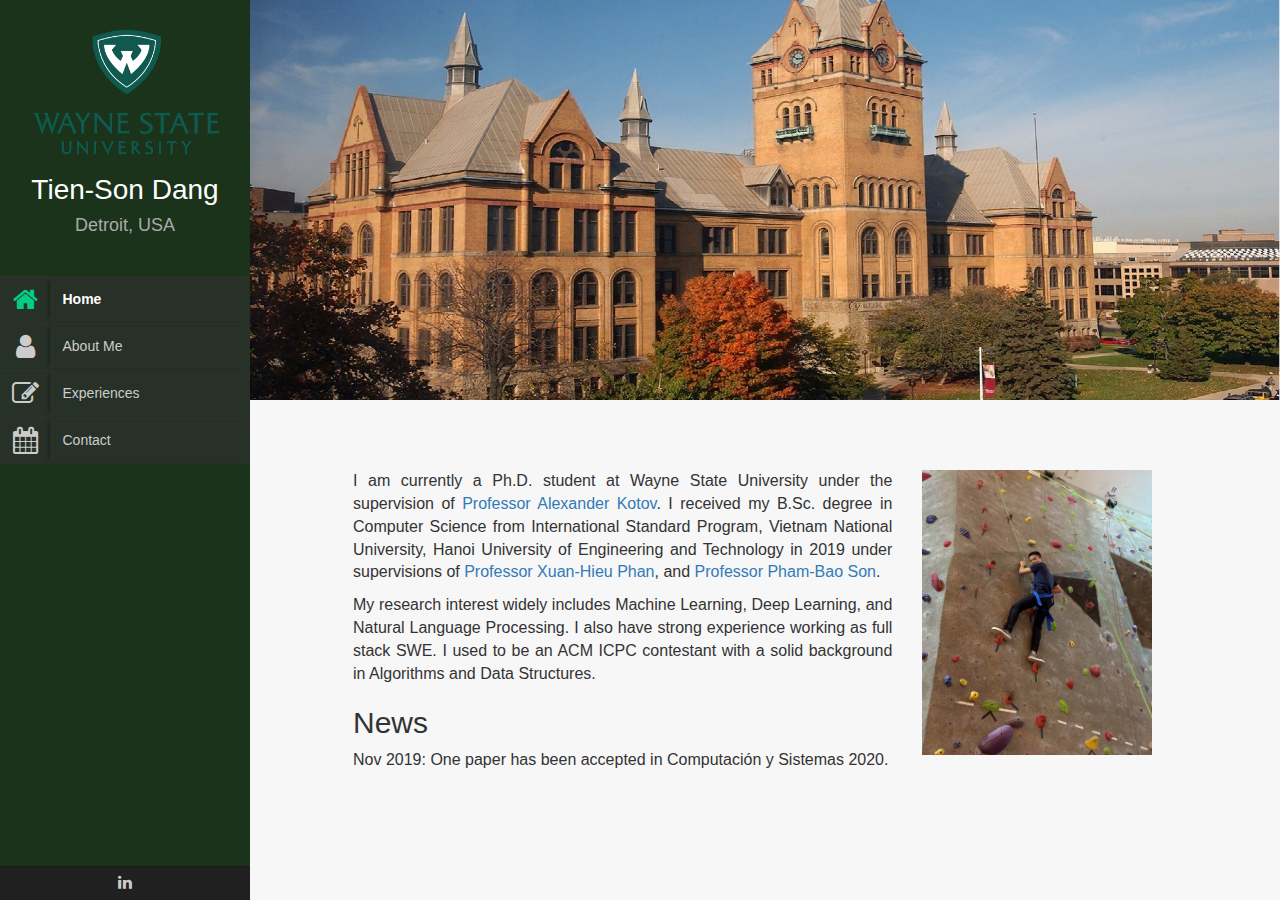
<file: index.html>
<!DOCTYPE html>
<html lang="en">
<script>
	(function (i, s, o, g, r, a, m) {
		i['GoogleAnalyticsObject'] = r; i[r] = i[r] || function () {
			(i[r].q = i[r].q || []).push(arguments)
		}, i[r].l = 1 * new Date(); a = s.createElement(o),
			m = s.getElementsByTagName(o)[0]; a.async = 1; a.src = g; m.parentNode.insertBefore(a, m)
	})(window, document, 'script', 'https://www.google-analytics.com/analytics.js', 'ga');

	ga('create', 'UA-37298602-1', 'auto');
	ga('send', 'pageview');

</script>

<head>
	<title>Tien-Son Dang</title>
	<meta http-equiv="Content-Type" content="text/html; charset=UTF-8">
	<meta name="author" content="owwwlab.com">
	<meta name="viewport" content="width=device-width, initial-scale=1, maximum-scale=1">

	<meta name="description" content="Tien-Son Dang's Academic webpage" />
	<meta name="keywords" content="faculty profile, theme,css, html, jquery, transition, transform, 3d, css3" />

	<link rel="shortcut icon" href="../favicon.ico">

	<!--CSS styles-->
	<link rel="stylesheet" href="css/bootstrap.css">
	<link rel="stylesheet" href="css/font-awesome.css">
	<link rel="stylesheet" href="css/perfect-scrollbar-0.4.5.min.css">
	<link rel="stylesheet" href="css/magnific-popup.css">
	<link rel="stylesheet" href="css/style.css">
	<link id="theme-style" rel="stylesheet" href="css/styles/default.css">


	<!--/CSS styles-->
	<!--Javascript files-->
	<script type="text/javascript" src="js/jquery-1.11.3.min.js"></script>
	<script type="text/javascript" src="js/TweenMax.min.js"></script>
	<script type="text/javascript" src="js/jquery.touchSwipe.min.js"></script>
	<script type="text/javascript" src="js/jquery.carouFredSel-6.2.1-packed.js"></script>

	<script type="text/javascript" src="js/modernizr.custom.63321.js"></script>
	<script type="text/javascript" src="js/jquery.dropdownit.js"></script>

	<script type="text/javascript" src="js/ScrollToPlugin.min.js"></script>

	<script type="text/javascript" src="js/bootstrap.min.js"></script>

	<script type="text/javascript" src="js/jquery.mixitup.min.js"></script>

	<script type="text/javascript" src="js/masonry.min.js"></script>

	<script type="text/javascript" src="js/perfect-scrollbar-0.4.5.with-mousewheel.min.js"></script>
	<script type="text/javascript" src="js/jquery.nicescroll.min.js"></script>


	<script type="text/javascript" src="js/magnific-popup.js"></script>
	<script type="text/javascript" src="js/custom.js"></script>

	<!--/Javascript files-->

</head>

<body>

	<div id="wrapper">
		<a href="#sidebar" class="mobilemenu">
			<i class="fa fa-reorder"></i>
		</a>

		<div id="sidebar">
			<div id="sidebar-wrapper">
				<div id="sidebar-inner">
					<!-- Profile/logo section-->
					<div id="profile" class="clearfix">
						<div class="portrate hidden-xs">
							<img class="logo-khtn" src="img/personal/wsu_primary_stacked_561.png" alt="">
						</div>
						<div class="title">
							<h2>Tien-Son Dang</h2>							
							<h3>Detroit, USA</h3>
						</div>
					</div>
					<!-- /Profile/logo section-->

					<!-- Main navigation-->
					<div id="main-nav">
						<ul id="navigation">
							<li class="currentmenu">
								<a href="index.html">
									<i class="fa fa-home"></i>
									<div class="text">Home</div>
								</a>
							</li>
							<li>
								<a href="bio.html">
									<i class="fa fa-user"></i>
									<div class="text">About Me</div>
								</a>
							</li>

							<li>
								<a href="experiences.html">
									<i class="fa fa-edit"></i>
									<div class="text">Experiences</div>
								</a>
							</li>

							

							<li>
								<a href="contact.html">
									<i class="fa fa-calendar"></i>
									<div class="text">Contact</div>
								</a>
							</li>


						</ul>
					</div>
					<!-- /Main navigation-->
					<!-- Sidebar footer -->
					<div id="sidebar-footer">
						<div class="social-icons">
							<ul>
								<li>
									<a href="https://www.linkedin.com/in/tien-son-dang-83055b133/" target="_blank">
										<i class="fa fa-linkedin"></i>
									</a>
								</li>
							</ul>
						</div>


					</div>
					<!-- /Sidebar footer -->
				</div>

			</div>
		</div>

		<div id="main">

			<div id="biography" class="page home" data-pos="home">
				<div class="pageheader">
					<div class="headercontent">
						<div class="section-container">


						</div>
					</div>
				</div>

				<div class="pagecontents">
					<div class="pagecontents">
						<div class="section color-2">
							<div class="section-container">
								<div class="row">
									<div class="col-md-8">
										<div align="justify">
											<p>
												I am currently a Ph.D. student at Wayne State University
												under the supervision of
												<a
												href="http://webpages.eng.wayne.edu/~fn6418/">
												Professor Alexander Kotov</a>. 
												I received my B.Sc. degree in Computer Science from International Standard Program,
												Vietnam National University, Hanoi University of Engineering and Technology in 2019 under supervisions
												of 
												<a
													href="https://uet.vnu.edu.vn/~hieupx/">
													Professor Xuan-Hieu Phan</a>, 
												and
												<a href="https://scholar.google.com/citations?user=xJrraAcAAAAJ&hl=en&oi=ao">
													Professor Pham-Bao Son</a>.
											</p>
											<p>
												My research interest widely includes Machine Learning, Deep Learning,
												and Natural Language Processing. I also have strong experience working as full stack SWE.
												I used to be an ACM ICPC contestant with a solid background in
												Algorithms and Data Structures.
											</p>
											<h2>News</h2>
											Nov 2019: One paper has been accepted in Computación y Sistemas 2020.
										</div>
									</div>
									<div class="col-md-4">
										<img src="img/avatar.jpg" alt="Tien-Son Dang" style="width:90%;height:90%;">
									</div>
								</div>
							</div>
						</div>
					</div>
				</div>
			</div>
		</div>
</body>


</html>
</file>
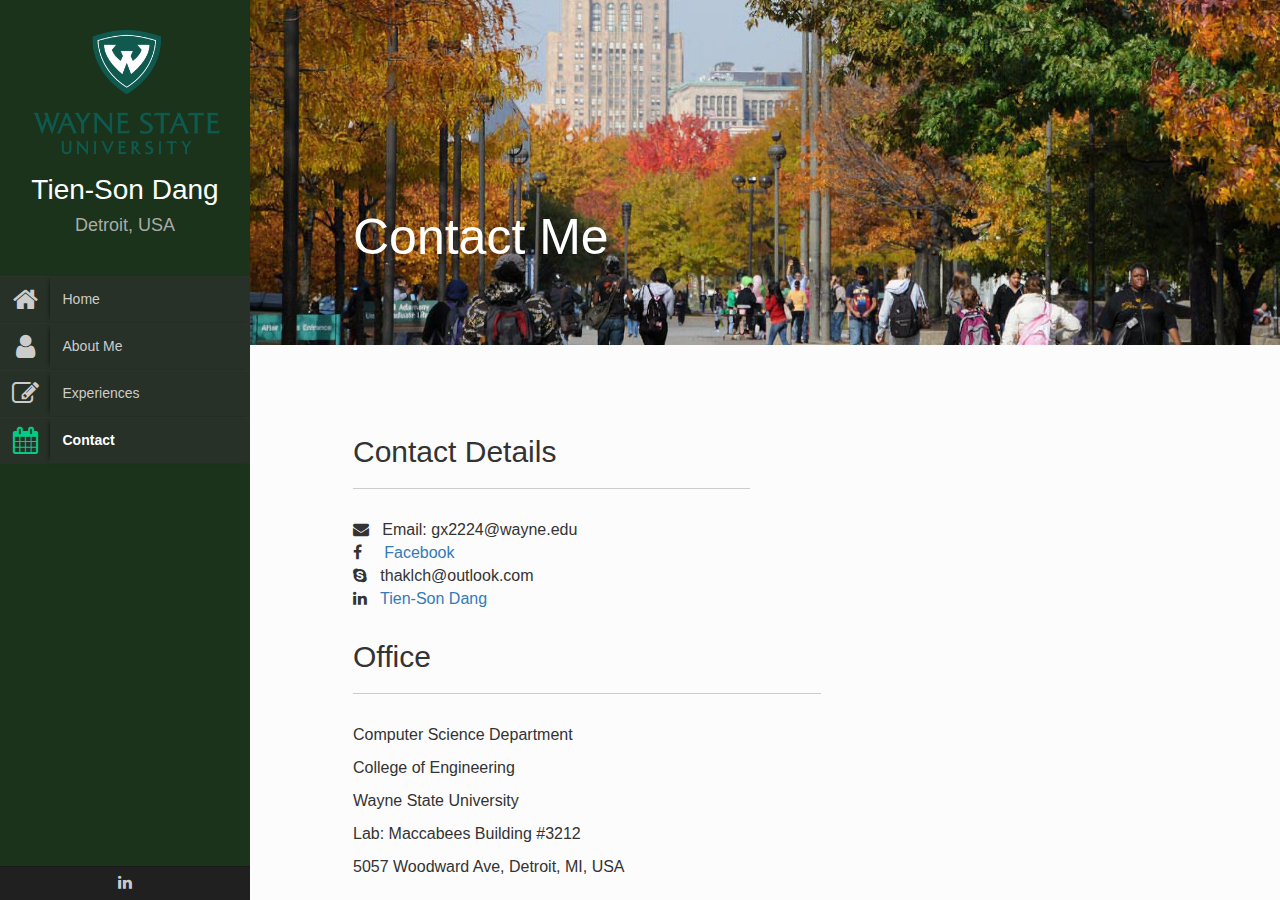
<file: contact.html>
<!DOCTYPE html>
<html lang="en">
<script>
	 	(function(i,s,o,g,r,a,m){i['GoogleAnalyticsObject']=r;i[r]=i[r]||function(){
	 	(i[r].q=i[r].q||[]).push(arguments)},i[r].l=1*new Date();a=s.createElement(o),
	 	m=s.getElementsByTagName(o)[0];a.async=1;a.src=g;m.parentNode.insertBefore(a,m)
	 	})(window,document,'script','https://www.google-analytics.com/analytics.js','ga');
	 	
	 	ga('create', 'UA-37298602-1', 'auto');
	 	ga('send', 'pageview');
	 	
	 </script>
    <head>
        <title>Tien-Son Dang</title>
        <meta http-equiv="Content-Type" content="text/html; charset=UTF-8">
        <meta name="author" content="owwwlab.com">
        <meta name="viewport" content="width=device-width, initial-scale=1, maximum-scale=1">
        
        <meta name="description" content="Tien-Son Dang's Academic Webpage" />
        <meta name="keywords" content="faculty profile, theme,css, html, jquery, transition, transform, 3d, css3" />

        <link rel="shortcut icon" href="../favicon.ico">

        <!--CSS styles-->
        <link rel="stylesheet" href="css/bootstrap.css">
        <link rel="stylesheet" href="css/font-awesome.css">  
        <link rel="stylesheet" href="css/perfect-scrollbar-0.4.5.min.css">
        <link rel="stylesheet" href="css/magnific-popup.css">
        <link rel="stylesheet" href="css/style.css">
        <link id="theme-style" rel="stylesheet" href="css/styles/default.css">

        
        <!--/CSS styles-->
        <!--Javascript files-->
        <script type="text/javascript" src="js/jquery-1.11.3.min.js"></script>
        <script type="text/javascript" src="js/TweenMax.min.js"></script>
        <script type="text/javascript" src="js/jquery.touchSwipe.min.js"></script>
        <script type="text/javascript" src="js/jquery.carouFredSel-6.2.1-packed.js"></script>
        
        <script type="text/javascript" src="js/modernizr.custom.63321.js"></script>
        <script type="text/javascript" src="js/jquery.dropdownit.js"></script>

        <script type="text/javascript" src="js/ScrollToPlugin.min.js"></script>

        <script type="text/javascript" src="js/bootstrap.min.js"></script>

        <script type="text/javascript" src="js/jquery.mixitup.min.js"></script>

        <script type="text/javascript" src="js/masonry.min.js"></script>

        <script type="text/javascript" src="js/perfect-scrollbar-0.4.5.with-mousewheel.min.js"></script>
        <script type="text/javascript" src="js/jquery.nicescroll.min.js"></script>
        
        <script type="text/javascript" src="js/magnific-popup.js"></script>
        <script type="text/javascript" src="js/custom.js"></script>

        <!--/Javascript files-->

    </head>
    <body>

         <div id="wrapper">
         	<a href="#sidebar" class="mobilemenu"><i class="fa fa-reorder"></i></a>
         	
         	<div id="sidebar">
         		<div id="sidebar-wrapper">
         			<div id="sidebar-inner">
         				<!-- Profile/logo section-->
         				<div id="profile" class="clearfix">
         					<div class="portrate hidden-xs"><img class="logo-khtn" src="img/personal/wsu_primary_stacked_561.png" alt=""></div>
         					<div class="title">
                                <h2>Tien-Son Dang</h2>							
							<h3>Detroit, USA</h3>
         					</div>   
         				</div>
         				<!-- /Profile/logo section-->
         				
         				<!-- Main navigation-->
         				<div id="main-nav">
         				<ul id="navigation">
   						<li>
   							<a href="index.html">
   								<i class="fa fa-home"></i>
   								<div class="text">Home</div>
   							</a>
   						</li>  
   						<li>
   							<a href="bio.html">
   								<i class="fa fa-user"></i>
   								<div class="text">About Me</div>
   							</a>
   						</li>  
   						
   						<li>
   							<a href="experiences.html">
   								<i class="fa fa-edit"></i>
   								<div class="text">Experiences</div>
   							</a>
   						</li> 
                         
   						<li class="currentmenu">
   							<a href="contact.html">
   								<i class="fa fa-calendar"></i>
   								<div class="text">Contact</div>
   							</a>
   						</li>
   						
   						
   					</ul>
         						
         						
         					</ul>
         				</div>
         				<!-- /Main navigation-->
         				<!-- Sidebar footer -->
         				<div id="sidebar-footer">
         					<div class="social-icons">
         						<ul>
         							<li><a href="https://www.linkedin.com/in/tien-son-dang-83055b133/" target="_blank"><i class="fa fa-linkedin"></i></a></li>
         						</ul>
         					</div>
         					
         					
         				</div>
         				<!-- /Sidebar footer -->
         			</div>
         			
         		</div>
         	</div>
         	

            <div id="main">
                
                <div id="contact" class="page">
                    <div class="pageheader">
                        <div class="headercontent">
                            <div class="section-container">
                                <h2 class="title">Contact Me</h2>
                                
                            </div>
                        </div>
                    </div>
                    <div class="pagecontents">

                        <div class="section color-1">
                            <div class="section-container">
                                
                               
                                <div class="row">
                                    <div class="col-md-6">
										 <h2 class="title">Contact Details</h2>
									<p>

										    <ul class="list-unstyled">
                                            <li>
                                                <strong><i class="fa fa-envelope"></i>&nbsp;&nbsp;</strong>
                                                <span>Email: gx2224@wayne.edu</span>
                                            </li>
                                            <li>
                                                <strong><i class="fa fa-facebook"></i>&nbsp;&nbsp;</strong>
                                                <span><a href="https://www.facebook.com/Hades.oval" target="_blank">&nbsp&nbspFacebook</a></span>
                                            </li>
                                            <li>
                                                <strong><i class="fa fa-skype"></i>&nbsp;&nbsp;</strong>
                                                <span>thaklch@outlook.com</span>
                                            </li>
                                            <li>
                                                    <strong><i class="fa fa-linkedin"></i>&nbsp;&nbsp;</strong>
                                                    <span><a href="https://www.linkedin.com/in/tien-son-dang-83055b133/" target="_blank">Tien-Son Dang</a></span>
                                                </li>
                                        
                                        </ul>    
									</p>                              
                                    </div>
                                </div>
								 <div class="row">
                                    <div class="col-md-7">
                                        <h2 class="title">Office</h2>
                                        <p>Computer Science Department</p>
                                        <p>College of Engineering</p>
                                        <p>Wayne State University</p>
                                        <p>Lab: Maccabees Building #3212</p>
                                        <p>5057 Woodward Ave, Detroit, MI, USA</p>
                                    </div>
                                </div>
                            </div>
                        </div>

                        
                    </div>

                </div>
            </div>
        </div>
    </body>
</html>
</file>
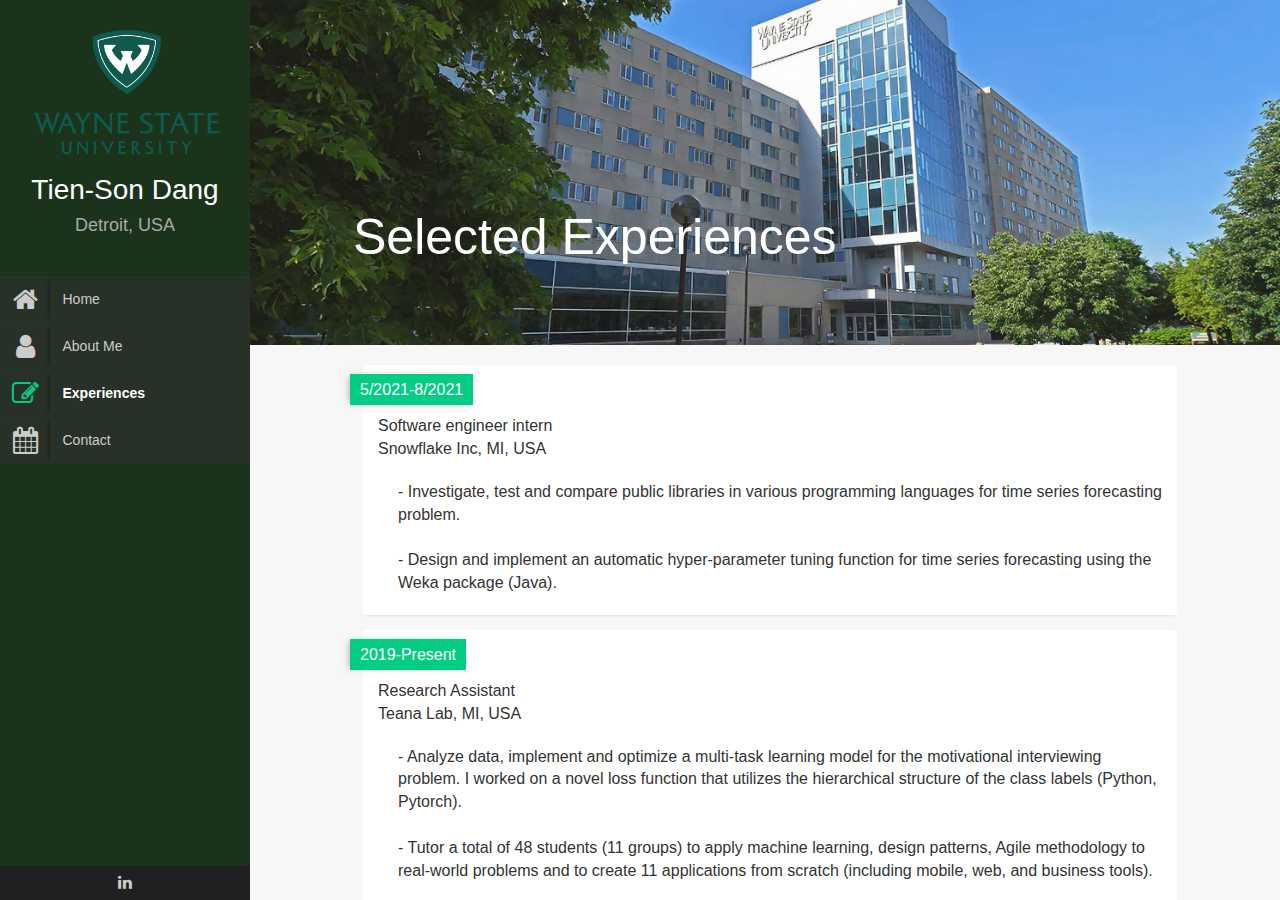
<file: experiences.html>
<!DOCTYPE html>
<html lang="en">
<script>
	(function (i, s, o, g, r, a, m) {
		i['GoogleAnalyticsObject'] = r; i[r] = i[r] || function () {
			(i[r].q = i[r].q || []).push(arguments)
		}, i[r].l = 1 * new Date(); a = s.createElement(o),
			m = s.getElementsByTagName(o)[0]; a.async = 1; a.src = g; m.parentNode.insertBefore(a, m)
	})(window, document, 'script', 'https://www.google-analytics.com/analytics.js', 'ga');

	ga('create', 'UA-37298602-1', 'auto');
	ga('send', 'pageview');

</script>

<head>
	<title>Tien-Son Dang</title>
	<meta http-equiv="Content-Type" content="text/html; charset=UTF-8">
	<meta name="author" content="owwwlab.com">
	<meta name="viewport" content="width=device-width, initial-scale=1, maximum-scale=1">

	<meta name="description" content="Tien-Son Dang" />
	<meta name="keywords" content="faculty profile, theme,css, html, jquery, transition, transform, 3d, css3" />

	<link rel="shortcut icon" href="../favicon.ico">

	<!--CSS styles-->
	<link rel="stylesheet" href="css/bootstrap.css">
	<link rel="stylesheet" href="css/font-awesome.css">
	<link rel="stylesheet" href="css/perfect-scrollbar-0.4.5.min.css">
	<link rel="stylesheet" href="css/magnific-popup.css">
	<link rel="stylesheet" href="css/style.css">
	<link id="theme-style" rel="stylesheet" href="css/styles/default.css">


	<!--/CSS styles-->
	<!--Javascript files-->
	<script type="text/javascript" src="js/jquery-1.11.3.min.js"></script>
	<script type="text/javascript" src="js/TweenMax.min.js"></script>
	<script type="text/javascript" src="js/jquery.touchSwipe.min.js"></script>
	<script type="text/javascript" src="js/jquery.carouFredSel-6.2.1-packed.js"></script>

	<script type="text/javascript" src="js/modernizr.custom.63321.js"></script>
	<script type="text/javascript" src="js/jquery.dropdownit.js"></script>

	<script type="text/javascript" src="js/ScrollToPlugin.min.js"></script>

	<script type="text/javascript" src="js/bootstrap.min.js"></script>

	<script type="text/javascript" src="js/jquery.mixitup.min.js"></script>

	<script type="text/javascript" src="js/masonry.min.js"></script>

	<script type="text/javascript" src="js/perfect-scrollbar-0.4.5.with-mousewheel.min.js"></script>
	<script type="text/javascript" src="js/jquery.nicescroll.min.js"></script>

	<script type="text/javascript" src="js/magnific-popup.js"></script>
	<script type="text/javascript" src="js/custom.js"></script>

	<!--/Javascript files-->

</head>

<body>

	<div id="wrapper">
		<a href="#sidebar" class="mobilemenu">
			<i class="fa fa-reorder"></i>
		</a>

		<div id="sidebar">
			<div id="sidebar-wrapper">
				<div id="sidebar-inner">
					<!-- Profile/logo section-->
					<div id="profile" class="clearfix">
						<div class="portrate hidden-xs">
							<img class="logo-khtn" src="img/personal/wsu_primary_stacked_561.png" alt="">
						</div>
						<div class="title">
							<h2>Tien-Son Dang</h2>							
							<h3>Detroit, USA</h3>
						</div>
					</div>
					<!-- /Profile/logo section-->

					<!-- Main navigation-->
					<div id="main-nav">
						<ul id="navigation">
							<li>
								<a href="index.html">
									<i class="fa fa-home"></i>
									<div class="text">Home</div>
								</a>
							</li>
							<li>
								<a href="bio.html">
									<i class="fa fa-user"></i>
									<div class="text">About Me</div>
								</a>
							</li>

							<li class="currentmenu">
								<a href="experiences.html">
									<i class="fa fa-edit"></i>
									<div class="text">Experiences</div>
								</a>
							</li>
							
							<li>
								<a href="contact.html">
									<i class="fa fa-calendar"></i>
									<div class="text">Contact</div>
								</a>
							</li>


						</ul>
					</div>
					<!-- /Main navigation-->
					<!-- Sidebar footer -->
					<div id="sidebar-footer">
						<div class="social-icons">
							<ul>
								<li>
									<a href="https://www.linkedin.com/in/tien-son-dang-83055b133/" target="_blank">
										<i class="fa fa-linkedin"></i>
									</a>
								</li>
							</ul>
						</div>


					</div>
					<!-- /Sidebar footer -->
				</div>

			</div>
		</div>

		<div id="main">

			<div id="publications" class="page">
				<div class="page-container">
					<div class="pageheader">
						<div class="headercontent">
							<div class="section-container">
								<h2 class="title">Selected Experiences</h2>
							</div>
						</div>
					</div>

					<div class="pagecontents">
						<!--
                            <div class="section color-1" id="filters"> <div class="section-container"> <div class="row">

                                        <div class="col-md-3"> <h3>Filter by type:</h3> </div> <div class="col-md-6"> <select id="cd-dropdown" name="cd-dropdown" class="cd-select"> 
                                        <option class="filter" value="all" selected>All types</option> 
                                        <option class="filter" value="jpaper">Journal Papers</option> 
                                        <option class="filter" value="cpaper">Conference Papers</option> 
                                        <option class="filter" value="wpaper">Workshop/Short Papers</option>
										<option class="filter" value="workingpapers">Working Papers</option>
                                        <!--<option class="filter" value="bookchapter">Book Chapters</option> <option class="filter" value="book">Books</option> <option class="filter" value="report">Reports</option>
                                        <option class="filter" value="tpaper">Technical Papers</option> -->
						</select>
					</div>
					<!--
                                        <div class="col-md-3" id="sort"> <span>Sort by year:</span> <div class="btn-group pull-right">

                                                <button type="button" data-sort="data-year" data-order="desc" class="sort btn btn-default"><i class="fa fa-sort-numeric-asc"></i></button> <button type="button" data-sort="data-year" data-order="asc" class="sort btn btn-default"><i class="fa
                                                fa-sort-numeric-desc"></i></button> </div> </div> </div> </div> </div>
-->
					<div class="section color-2" id="pub-grid">
						<div class="section-container">

							<div class="row" >
								<div class="col-md-12">
									<ul class="ul-card">
                                        <li>
                                            <div class="dy">
                                                <span class="year">5/2021-8/2021</span>
                                            </div>
                                            <div class="description">
                                                <p class="waht">Software engineer intern</p>
                                                <p>Snowflake Inc, MI, USA</p>
												<p class="where" style="margin-top: 20px; margin-left: 20px;">
													- Investigate, test and compare public libraries in various programming languages for time series forecasting problem.
													<br><br>
													- Design and implement an automatic hyper-parameter tuning function for time series forecasting using the Weka package (Java).
												</p>
                                            </div>
										</li>
										
										<li>
                                            <div class="dy">
                                                <span class="year">2019-Present</span>
                                            </div>
                                            <div class="description">
                                                <p class="waht">Research Assistant</p>
                                                <p>Teana Lab, MI, USA</p>
												<p class="where" style="margin-top: 20px; margin-left: 20px;">
													- Analyze data, implement and optimize a multi-task learning model for the motivational interviewing problem. I worked on a
													novel loss function that utilizes the hierarchical structure of the class labels (Python, Pytorch).
													<br><br>
													- Tutor a total of 48 students (11 groups) to apply machine learning, design patterns, Agile methodology to real-world problems
													and to create 11 applications from scratch (including mobile, web, and business tools).
												</p>
                                            </div>
										</li>
										
										<li>
                                            <div class="dy">
                                                <span class="year">2/2019-8/2019</span>
                                            </div>
                                            <div class="description">
                                                <p class="waht"> Full-stack developer</p>
                                                <p>Kikaitech Inc, Hanoi, Vietnam</p>
												<p class="where" style="margin-top: 20px; margin-left: 20px;">
													- Successfully deploy a web application, assured real-time user interaction. I designed API and refactored
														back-end code in Scala. I modified Front-end in React/Redux.
													<br><br>
													- There was a significant latency when users enter information into a page that has too many input fields. I improved the
														performance of the application (100,000+ users) by redesigning the data flow and re-implementing the application’s forms.
												</p>
                                            </div>
										</li>
										
										<li>
                                            <div class="dy">
                                                <span class="year">4/2017-8/2019</span>
                                            </div>
                                            <div class="description">
                                                <p class="waht">Undergraduate Research Assistant</p>
                                                <p>KTLab, Hanoi, Vietnam</p>
												<p class="where" style="margin-top: 20px; margin-left: 20px;">
													- Build the state-of-the-art deep learning-based system for intent metadata extraction for Vietnamese.
													texts including part-of-speech tagging, chunking, and named entity recognition
													(<a href="http://eprints.uet.vnu.edu.vn/eprints/id/eprint/3196/1/FIT-TR2018-TranNhuThuat-PhanXuanHieu.pdf" target="_blank">paper</a>,
													<a href="intent.ga" target="_blank">demo</a>).
													<br><br>
													- Built a model that can automatically extract metadata from publications 
													(<a href="https://github.com/tienson/VCI-pubExtract/tree/master/src/main" target="_blank">Git</a>).
												</p>
                                            </div>
										</li>
                                    </ul>
								</div>
							</div>
						</div>

					</div>
				</div>

			</div>
		</div>
	</div>


	</div>
	</div>
</body>

</html>
</file>
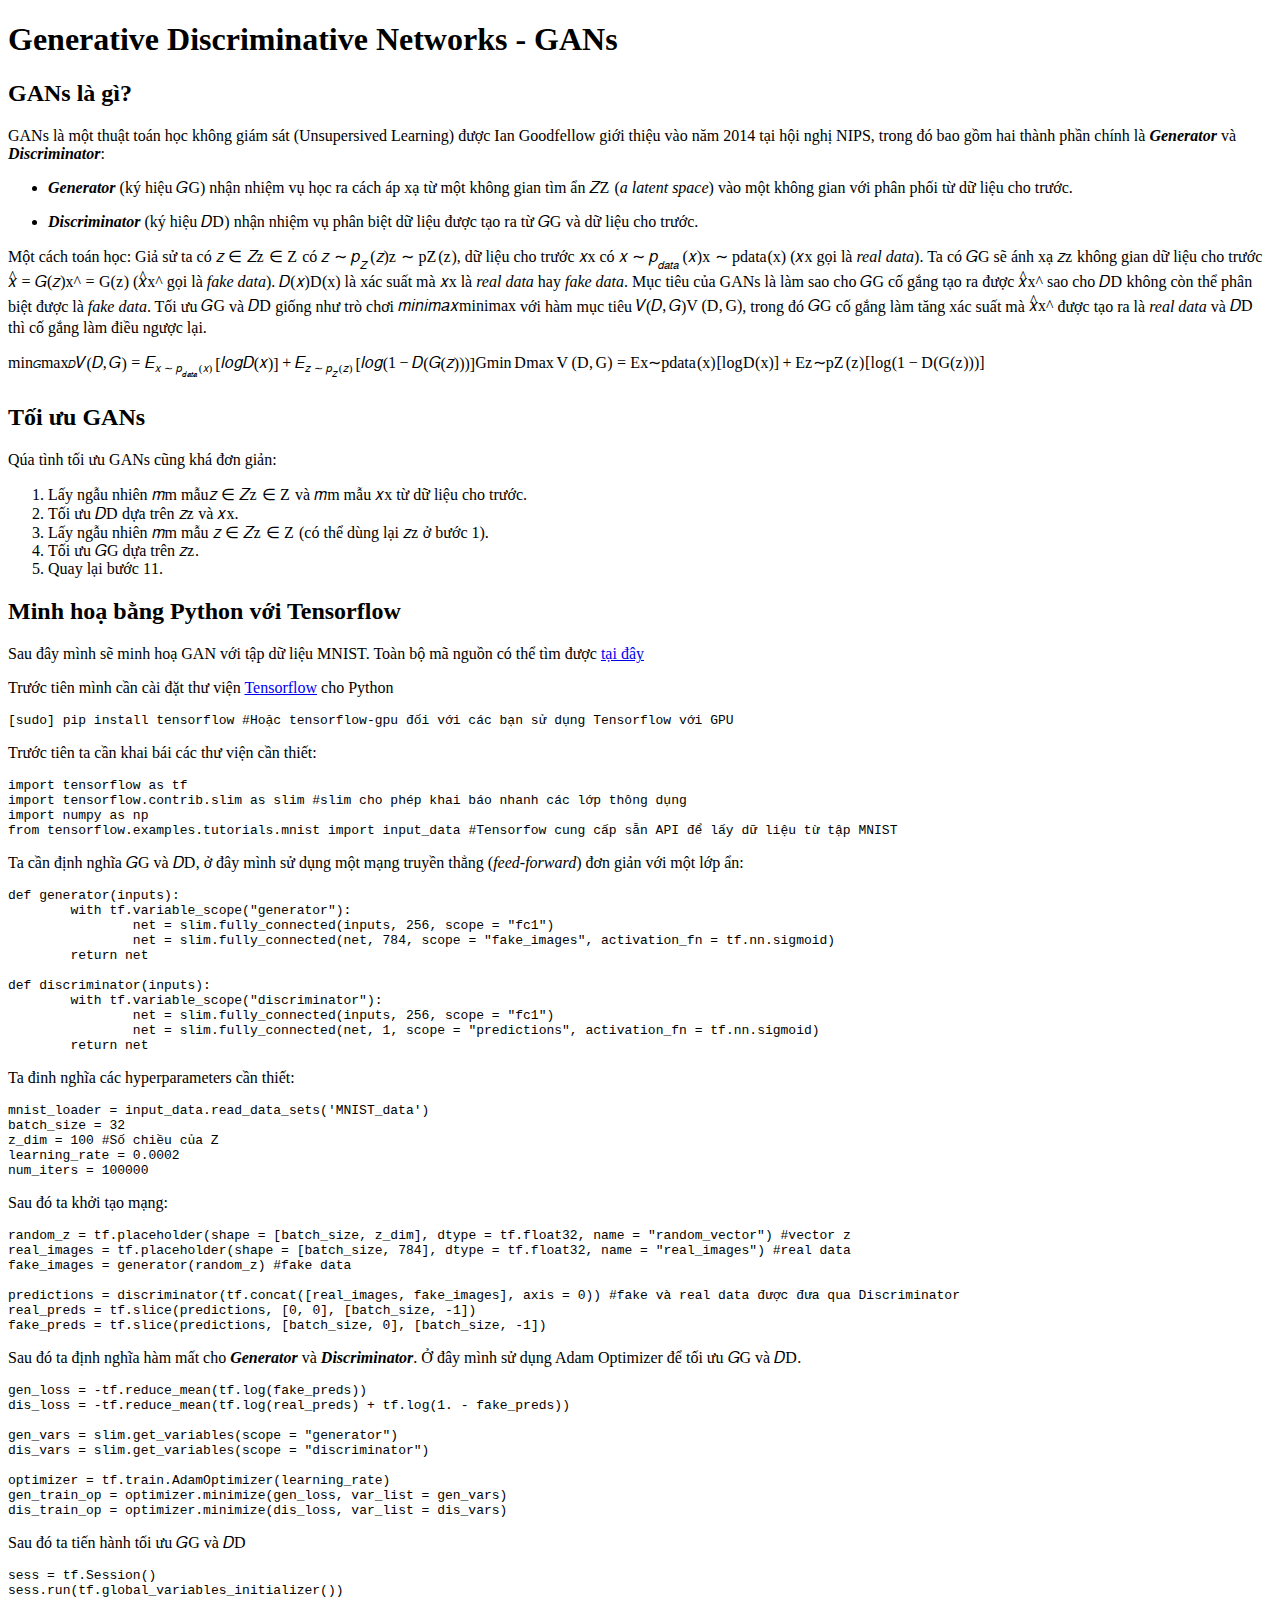
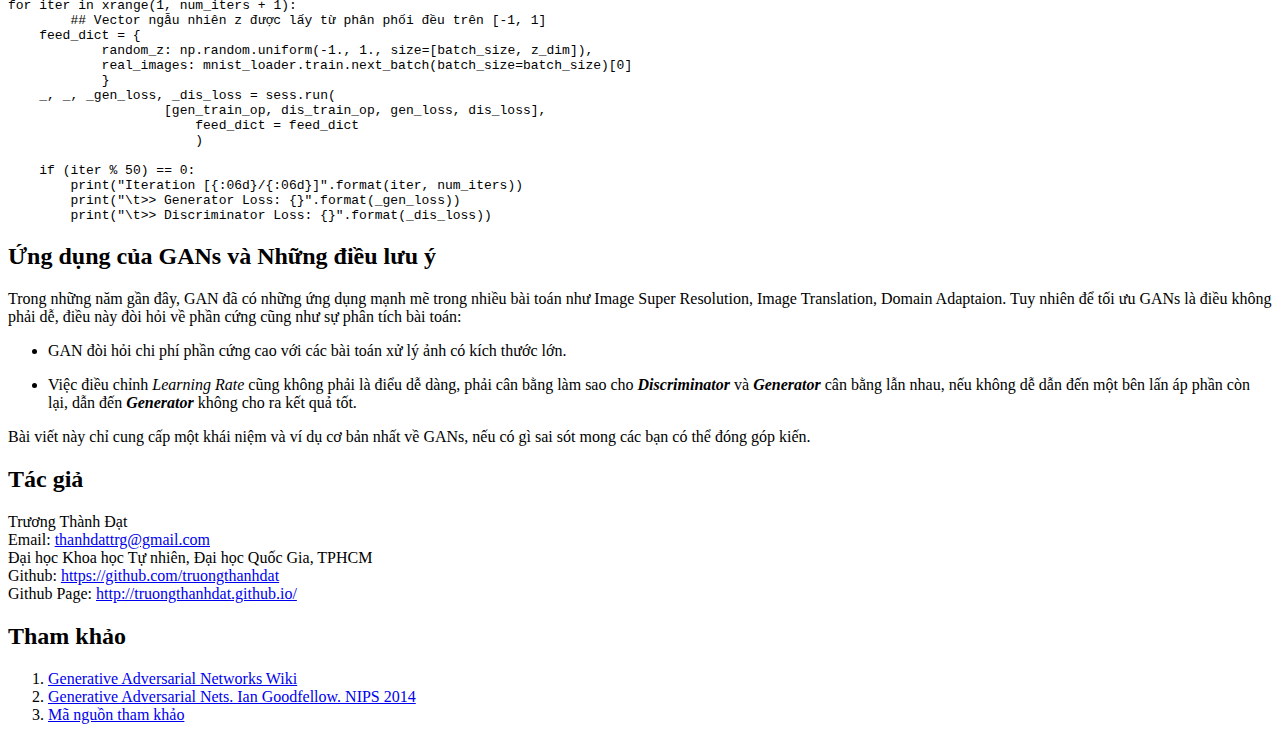
<file: blog/GAN.html>
<!DOCTYPE html>
<html>

<head>
  <meta charset="utf-8">
  <meta name="viewport" content="width=device-width, initial-scale=1.0">
  <title>Generative Adversarial Networks</title>
  <link rel="stylesheet" href="https://stackedit.io/style.css" />
</head>

<body class="stackedit">
  <div class="stackedit__html"><h1 id="generative-discriminative-networks---gans">Generative Discriminative Networks - GANs</h1>
<h2 id="gans-là-gì">GANs là gì?</h2>
<p>GANs là một thuật toán học không giám sát (Unsupersived Learning) được Ian Goodfellow  giới thiệu vào năm 2014 tại hội nghị NIPS, trong đó bao gồm hai thành phần chính là <em><strong>Generator</strong></em> và <em><strong>Discriminator</strong></em>:</p>
<ul>
<li>
<p><em><strong>Generator</strong></em> (ký hiệu <span class="katex--inline"><span class="katex"><span class="katex-mathml"><math><semantics><mrow><mi>G</mi></mrow><annotation encoding="application/x-tex">G</annotation></semantics></math></span><span class="katex-html" aria-hidden="true"><span class="base"><span class="strut" style="height: 0.68333em; vertical-align: 0em;"></span><span class="mord mathit">G</span></span></span></span></span>) nhận nhiệm vụ học ra cách áp xạ từ một không gian tìm ẩn <span class="katex--inline"><span class="katex"><span class="katex-mathml"><math><semantics><mrow><mi>Z</mi></mrow><annotation encoding="application/x-tex">Z</annotation></semantics></math></span><span class="katex-html" aria-hidden="true"><span class="base"><span class="strut" style="height: 0.68333em; vertical-align: 0em;"></span><span class="mord mathit" style="margin-right: 0.07153em;">Z</span></span></span></span></span>  (<em>a latent space</em>) vào một không gian với phân phối từ dữ liệu  cho trước.</p>
</li>
<li>
<p><em><strong>Discriminator</strong></em> (ký hiệu <span class="katex--inline"><span class="katex"><span class="katex-mathml"><math><semantics><mrow><mi>D</mi></mrow><annotation encoding="application/x-tex">D</annotation></semantics></math></span><span class="katex-html" aria-hidden="true"><span class="base"><span class="strut" style="height: 0.68333em; vertical-align: 0em;"></span><span class="mord mathit" style="margin-right: 0.02778em;">D</span></span></span></span></span>) nhận nhiệm vụ phân biệt dữ liệu được tạo ra từ <span class="katex--inline"><span class="katex"><span class="katex-mathml"><math><semantics><mrow><mi>G</mi></mrow><annotation encoding="application/x-tex">G</annotation></semantics></math></span><span class="katex-html" aria-hidden="true"><span class="base"><span class="strut" style="height: 0.68333em; vertical-align: 0em;"></span><span class="mord mathit">G</span></span></span></span></span> và dữ liệu cho trước.</p>
</li>
</ul>
<p>Một cách toán học: Giả sử ta có <span class="katex--inline"><span class="katex"><span class="katex-mathml"><math><semantics><mrow><mi>z</mi><mo>∈</mo><mi>Z</mi></mrow><annotation encoding="application/x-tex">z \in Z</annotation></semantics></math></span><span class="katex-html" aria-hidden="true"><span class="base"><span class="strut" style="height: 0.5782em; vertical-align: -0.0391em;"></span><span class="mord mathit" style="margin-right: 0.04398em;">z</span><span class="mspace" style="margin-right: 0.277778em;"></span><span class="mrel">∈</span><span class="mspace" style="margin-right: 0.277778em;"></span></span><span class="base"><span class="strut" style="height: 0.68333em; vertical-align: 0em;"></span><span class="mord mathit" style="margin-right: 0.07153em;">Z</span></span></span></span></span> có <span class="katex--inline"><span class="katex"><span class="katex-mathml"><math><semantics><mrow><mi>z</mi><mo>∼</mo><msub><mi>p</mi><mi>Z</mi></msub><mo>(</mo><mi>z</mi><mo>)</mo></mrow><annotation encoding="application/x-tex">z \sim p_Z(z)</annotation></semantics></math></span><span class="katex-html" aria-hidden="true"><span class="base"><span class="strut" style="height: 0.43056em; vertical-align: 0em;"></span><span class="mord mathit" style="margin-right: 0.04398em;">z</span><span class="mspace" style="margin-right: 0.277778em;"></span><span class="mrel">∼</span><span class="mspace" style="margin-right: 0.277778em;"></span></span><span class="base"><span class="strut" style="height: 1em; vertical-align: -0.25em;"></span><span class="mord"><span class="mord mathit">p</span><span class="msupsub"><span class="vlist-t vlist-t2"><span class="vlist-r"><span class="vlist" style="height: 0.328331em;"><span class="" style="top: -2.55em; margin-left: 0em; margin-right: 0.05em;"><span class="pstrut" style="height: 2.7em;"></span><span class="sizing reset-size6 size3 mtight"><span class="mord mathit mtight" style="margin-right: 0.07153em;">Z</span></span></span></span><span class="vlist-s">​</span></span><span class="vlist-r"><span class="vlist" style="height: 0.15em;"><span class=""></span></span></span></span></span></span><span class="mopen">(</span><span class="mord mathit" style="margin-right: 0.04398em;">z</span><span class="mclose">)</span></span></span></span></span>, dữ liệu cho trước <span class="katex--inline"><span class="katex"><span class="katex-mathml"><math><semantics><mrow><mi>x</mi></mrow><annotation encoding="application/x-tex">x</annotation></semantics></math></span><span class="katex-html" aria-hidden="true"><span class="base"><span class="strut" style="height: 0.43056em; vertical-align: 0em;"></span><span class="mord mathit">x</span></span></span></span></span> có <span class="katex--inline"><span class="katex"><span class="katex-mathml"><math><semantics><mrow><mi>x</mi><mo>∼</mo><msub><mi>p</mi><mrow><mi>d</mi><mi>a</mi><mi>t</mi><mi>a</mi></mrow></msub><mo>(</mo><mi>x</mi><mo>)</mo></mrow><annotation encoding="application/x-tex">x \sim p_{data}(x)</annotation></semantics></math></span><span class="katex-html" aria-hidden="true"><span class="base"><span class="strut" style="height: 0.43056em; vertical-align: 0em;"></span><span class="mord mathit">x</span><span class="mspace" style="margin-right: 0.277778em;"></span><span class="mrel">∼</span><span class="mspace" style="margin-right: 0.277778em;"></span></span><span class="base"><span class="strut" style="height: 1em; vertical-align: -0.25em;"></span><span class="mord"><span class="mord mathit">p</span><span class="msupsub"><span class="vlist-t vlist-t2"><span class="vlist-r"><span class="vlist" style="height: 0.336108em;"><span class="" style="top: -2.55em; margin-left: 0em; margin-right: 0.05em;"><span class="pstrut" style="height: 2.7em;"></span><span class="sizing reset-size6 size3 mtight"><span class="mord mtight"><span class="mord mathit mtight">d</span><span class="mord mathit mtight">a</span><span class="mord mathit mtight">t</span><span class="mord mathit mtight">a</span></span></span></span></span><span class="vlist-s">​</span></span><span class="vlist-r"><span class="vlist" style="height: 0.15em;"><span class=""></span></span></span></span></span></span><span class="mopen">(</span><span class="mord mathit">x</span><span class="mclose">)</span></span></span></span></span> (<span class="katex--inline"><span class="katex"><span class="katex-mathml"><math><semantics><mrow><mi>x</mi></mrow><annotation encoding="application/x-tex">x</annotation></semantics></math></span><span class="katex-html" aria-hidden="true"><span class="base"><span class="strut" style="height: 0.43056em; vertical-align: 0em;"></span><span class="mord mathit">x</span></span></span></span></span> gọi là <em>real data</em>). Ta có <span class="katex--inline"><span class="katex"><span class="katex-mathml"><math><semantics><mrow><mi>G</mi></mrow><annotation encoding="application/x-tex">G</annotation></semantics></math></span><span class="katex-html" aria-hidden="true"><span class="base"><span class="strut" style="height: 0.68333em; vertical-align: 0em;"></span><span class="mord mathit">G</span></span></span></span></span> sẽ ánh xạ <span class="katex--inline"><span class="katex"><span class="katex-mathml"><math><semantics><mrow><mi>z</mi></mrow><annotation encoding="application/x-tex">z</annotation></semantics></math></span><span class="katex-html" aria-hidden="true"><span class="base"><span class="strut" style="height: 0.43056em; vertical-align: 0em;"></span><span class="mord mathit" style="margin-right: 0.04398em;">z</span></span></span></span></span> không gian dữ liệu cho trước <span class="katex--inline"><span class="katex"><span class="katex-mathml"><math><semantics><mrow><mover accent="true"><mrow><mi>x</mi></mrow><mo>^</mo></mover><mo>=</mo><mi>G</mi><mo>(</mo><mi>z</mi><mo>)</mo></mrow><annotation encoding="application/x-tex">\hat{x}=G(z)</annotation></semantics></math></span><span class="katex-html" aria-hidden="true"><span class="base"><span class="strut" style="height: 0.69444em; vertical-align: 0em;"></span><span class="mord accent"><span class="vlist-t"><span class="vlist-r"><span class="vlist" style="height: 0.69444em;"><span class="" style="top: -3em;"><span class="pstrut" style="height: 3em;"></span><span class="mord"><span class="mord mathit">x</span></span></span><span class="" style="top: -3em;"><span class="pstrut" style="height: 3em;"></span><span class="accent-body" style="left: -0.22222em;">^</span></span></span></span></span></span><span class="mspace" style="margin-right: 0.277778em;"></span><span class="mrel">=</span><span class="mspace" style="margin-right: 0.277778em;"></span></span><span class="base"><span class="strut" style="height: 1em; vertical-align: -0.25em;"></span><span class="mord mathit">G</span><span class="mopen">(</span><span class="mord mathit" style="margin-right: 0.04398em;">z</span><span class="mclose">)</span></span></span></span></span> (<span class="katex--inline"><span class="katex"><span class="katex-mathml"><math><semantics><mrow><mover accent="true"><mrow><mi>x</mi></mrow><mo>^</mo></mover></mrow><annotation encoding="application/x-tex">\hat{x}</annotation></semantics></math></span><span class="katex-html" aria-hidden="true"><span class="base"><span class="strut" style="height: 0.69444em; vertical-align: 0em;"></span><span class="mord accent"><span class="vlist-t"><span class="vlist-r"><span class="vlist" style="height: 0.69444em;"><span class="" style="top: -3em;"><span class="pstrut" style="height: 3em;"></span><span class="mord"><span class="mord mathit">x</span></span></span><span class="" style="top: -3em;"><span class="pstrut" style="height: 3em;"></span><span class="accent-body" style="left: -0.22222em;">^</span></span></span></span></span></span></span></span></span></span> gọi là <em>fake data</em>). <span class="katex--inline"><span class="katex"><span class="katex-mathml"><math><semantics><mrow><mi>D</mi><mo>(</mo><mi>x</mi><mo>)</mo></mrow><annotation encoding="application/x-tex">D(x)</annotation></semantics></math></span><span class="katex-html" aria-hidden="true"><span class="base"><span class="strut" style="height: 1em; vertical-align: -0.25em;"></span><span class="mord mathit" style="margin-right: 0.02778em;">D</span><span class="mopen">(</span><span class="mord mathit">x</span><span class="mclose">)</span></span></span></span></span> là xác suất mà <span class="katex--inline"><span class="katex"><span class="katex-mathml"><math><semantics><mrow><mi>x</mi></mrow><annotation encoding="application/x-tex">x</annotation></semantics></math></span><span class="katex-html" aria-hidden="true"><span class="base"><span class="strut" style="height: 0.43056em; vertical-align: 0em;"></span><span class="mord mathit">x</span></span></span></span></span> là <em>real data</em> hay <em>fake data</em>. Mục tiêu của GANs là làm sao cho <span class="katex--inline"><span class="katex"><span class="katex-mathml"><math><semantics><mrow><mi>G</mi></mrow><annotation encoding="application/x-tex">G</annotation></semantics></math></span><span class="katex-html" aria-hidden="true"><span class="base"><span class="strut" style="height: 0.68333em; vertical-align: 0em;"></span><span class="mord mathit">G</span></span></span></span></span> cố gắng tạo ra được <span class="katex--inline"><span class="katex"><span class="katex-mathml"><math><semantics><mrow><mover accent="true"><mrow><mi>x</mi></mrow><mo>^</mo></mover></mrow><annotation encoding="application/x-tex">\hat{x}</annotation></semantics></math></span><span class="katex-html" aria-hidden="true"><span class="base"><span class="strut" style="height: 0.69444em; vertical-align: 0em;"></span><span class="mord accent"><span class="vlist-t"><span class="vlist-r"><span class="vlist" style="height: 0.69444em;"><span class="" style="top: -3em;"><span class="pstrut" style="height: 3em;"></span><span class="mord"><span class="mord mathit">x</span></span></span><span class="" style="top: -3em;"><span class="pstrut" style="height: 3em;"></span><span class="accent-body" style="left: -0.22222em;">^</span></span></span></span></span></span></span></span></span></span> sao cho <span class="katex--inline"><span class="katex"><span class="katex-mathml"><math><semantics><mrow><mi>D</mi></mrow><annotation encoding="application/x-tex">D</annotation></semantics></math></span><span class="katex-html" aria-hidden="true"><span class="base"><span class="strut" style="height: 0.68333em; vertical-align: 0em;"></span><span class="mord mathit" style="margin-right: 0.02778em;">D</span></span></span></span></span> không còn thể phân biệt được là <em>fake data</em>. Tối ưu <span class="katex--inline"><span class="katex"><span class="katex-mathml"><math><semantics><mrow><mi>G</mi></mrow><annotation encoding="application/x-tex">G</annotation></semantics></math></span><span class="katex-html" aria-hidden="true"><span class="base"><span class="strut" style="height: 0.68333em; vertical-align: 0em;"></span><span class="mord mathit">G</span></span></span></span></span> và <span class="katex--inline"><span class="katex"><span class="katex-mathml"><math><semantics><mrow><mi>D</mi></mrow><annotation encoding="application/x-tex">D</annotation></semantics></math></span><span class="katex-html" aria-hidden="true"><span class="base"><span class="strut" style="height: 0.68333em; vertical-align: 0em;"></span><span class="mord mathit" style="margin-right: 0.02778em;">D</span></span></span></span></span> giống như trò chơi <span class="katex--inline"><span class="katex"><span class="katex-mathml"><math><semantics><mrow><mi>m</mi><mi>i</mi><mi>n</mi><mi>i</mi><mi>m</mi><mi>a</mi><mi>x</mi></mrow><annotation encoding="application/x-tex">minimax</annotation></semantics></math></span><span class="katex-html" aria-hidden="true"><span class="base"><span class="strut" style="height: 0.65952em; vertical-align: 0em;"></span><span class="mord mathit">m</span><span class="mord mathit">i</span><span class="mord mathit">n</span><span class="mord mathit">i</span><span class="mord mathit">m</span><span class="mord mathit">a</span><span class="mord mathit">x</span></span></span></span></span> với hàm mục tiêu <span class="katex--inline"><span class="katex"><span class="katex-mathml"><math><semantics><mrow><mi>V</mi><mo>(</mo><mi>D</mi><mo separator="true">,</mo><mi>G</mi><mo>)</mo></mrow><annotation encoding="application/x-tex">V(D, G)</annotation></semantics></math></span><span class="katex-html" aria-hidden="true"><span class="base"><span class="strut" style="height: 1em; vertical-align: -0.25em;"></span><span class="mord mathit" style="margin-right: 0.22222em;">V</span><span class="mopen">(</span><span class="mord mathit" style="margin-right: 0.02778em;">D</span><span class="mpunct">,</span><span class="mspace" style="margin-right: 0.166667em;"></span><span class="mord mathit">G</span><span class="mclose">)</span></span></span></span></span>, trong đó <span class="katex--inline"><span class="katex"><span class="katex-mathml"><math><semantics><mrow><mi>G</mi></mrow><annotation encoding="application/x-tex">G</annotation></semantics></math></span><span class="katex-html" aria-hidden="true"><span class="base"><span class="strut" style="height: 0.68333em; vertical-align: 0em;"></span><span class="mord mathit">G</span></span></span></span></span> cố gắng làm tăng xác suất mà <span class="katex--inline"><span class="katex"><span class="katex-mathml"><math><semantics><mrow><mover accent="true"><mrow><mi>x</mi></mrow><mo>^</mo></mover></mrow><annotation encoding="application/x-tex">\hat{x}</annotation></semantics></math></span><span class="katex-html" aria-hidden="true"><span class="base"><span class="strut" style="height: 0.69444em; vertical-align: 0em;"></span><span class="mord accent"><span class="vlist-t"><span class="vlist-r"><span class="vlist" style="height: 0.69444em;"><span class="" style="top: -3em;"><span class="pstrut" style="height: 3em;"></span><span class="mord"><span class="mord mathit">x</span></span></span><span class="" style="top: -3em;"><span class="pstrut" style="height: 3em;"></span><span class="accent-body" style="left: -0.22222em;">^</span></span></span></span></span></span></span></span></span></span> được tạo ra là <em>real data</em> và <span class="katex--inline"><span class="katex"><span class="katex-mathml"><math><semantics><mrow><mi>D</mi></mrow><annotation encoding="application/x-tex">D</annotation></semantics></math></span><span class="katex-html" aria-hidden="true"><span class="base"><span class="strut" style="height: 0.68333em; vertical-align: 0em;"></span><span class="mord mathit" style="margin-right: 0.02778em;">D</span></span></span></span></span> thì cố gắng làm điều ngược lại.</p>
<p><span class="katex--display"><span class="katex-display"><span class="katex"><span class="katex-mathml"><math><semantics><mrow><munder><mi>min</mi><mo>⁡</mo><mi>G</mi></munder><munder><mi>max</mi><mo>⁡</mo><mi>D</mi></munder><mi>V</mi><mo>(</mo><mi>D</mi><mo separator="true">,</mo><mi>G</mi><mo>)</mo><mo>=</mo><msub><mi mathvariant="double-struck">E</mi><mrow><mi>x</mi><mo>∼</mo><msub><mi>p</mi><mrow><mi>d</mi><mi>a</mi><mi>t</mi><mi>a</mi></mrow></msub><mo>(</mo><mi>x</mi><mo>)</mo></mrow></msub><mo>[</mo><mi>l</mi><mi>o</mi><mi>g</mi><mi>D</mi><mo>(</mo><mi>x</mi><mo>)</mo><mo>]</mo><mo>+</mo><msub><mi mathvariant="double-struck">E</mi><mrow><mi>z</mi><mo>∼</mo><msub><mi>p</mi><mi>Z</mi></msub><mo>(</mo><mi>z</mi><mo>)</mo></mrow></msub><mo>[</mo><mi>l</mi><mi>o</mi><mi>g</mi><mo>(</mo><mn>1</mn><mo>−</mo><mi>D</mi><mo>(</mo><mi>G</mi><mo>(</mo><mi>z</mi><mo>)</mo><mo>)</mo><mo>)</mo><mo>]</mo></mrow><annotation encoding="application/x-tex"> \min_{G} \max_{D} V(D, G) = \mathbb{E}_{x \sim p_{data}(x)}[log D(x)] + \mathbb{E}_{z \sim p_Z(z)}[log(1 - D(G(z)))]</annotation></semantics></math></span><span class="katex-html" aria-hidden="true"><span class="base"><span class="strut" style="height: 1.49433em; vertical-align: -0.744331em;"></span><span class="mop op-limits"><span class="vlist-t vlist-t2"><span class="vlist-r"><span class="vlist" style="height: 0.66786em;"><span class="" style="top: -2.05567em; margin-left: 0em;"><span class="pstrut" style="height: 2.7em;"></span><span class="sizing reset-size6 size3 mtight"><span class="mord mtight"><span class="mord mathit mtight">G</span></span></span></span><span class="" style="top: -2.7em;"><span class="pstrut" style="height: 2.7em;"></span><span class=""><span class="mop">min</span></span></span></span><span class="vlist-s">​</span></span><span class="vlist-r"><span class="vlist" style="height: 0.744331em;"><span class=""></span></span></span></span></span><span class="mspace" style="margin-right: 0.166667em;"></span><span class="mop op-limits"><span class="vlist-t vlist-t2"><span class="vlist-r"><span class="vlist" style="height: 0.43056em;"><span class="" style="top: -2.05567em; margin-left: 0em;"><span class="pstrut" style="height: 2.7em;"></span><span class="sizing reset-size6 size3 mtight"><span class="mord mtight"><span class="mord mathit mtight" style="margin-right: 0.02778em;">D</span></span></span></span><span class="" style="top: -2.7em;"><span class="pstrut" style="height: 2.7em;"></span><span class=""><span class="mop">max</span></span></span></span><span class="vlist-s">​</span></span><span class="vlist-r"><span class="vlist" style="height: 0.744331em;"><span class=""></span></span></span></span></span><span class="mspace" style="margin-right: 0.166667em;"></span><span class="mord mathit" style="margin-right: 0.22222em;">V</span><span class="mopen">(</span><span class="mord mathit" style="margin-right: 0.02778em;">D</span><span class="mpunct">,</span><span class="mspace" style="margin-right: 0.166667em;"></span><span class="mord mathit">G</span><span class="mclose">)</span><span class="mspace" style="margin-right: 0.277778em;"></span><span class="mrel">=</span><span class="mspace" style="margin-right: 0.277778em;"></span></span><span class="base"><span class="strut" style="height: 1.1052em; vertical-align: -0.3552em;"></span><span class="mord"><span class="mord"><span class="mord mathbb">E</span></span><span class="msupsub"><span class="vlist-t vlist-t2"><span class="vlist-r"><span class="vlist" style="height: 0.3448em;"><span class="" style="top: -2.5198em; margin-right: 0.05em;"><span class="pstrut" style="height: 2.7em;"></span><span class="sizing reset-size6 size3 mtight"><span class="mord mtight"><span class="mord mathit mtight">x</span><span class="mrel mtight">∼</span><span class="mord mtight"><span class="mord mathit mtight">p</span><span class="msupsub"><span class="vlist-t vlist-t2"><span class="vlist-r"><span class="vlist" style="height: 0.3448em;"><span class="" style="top: -2.34877em; margin-left: 0em; margin-right: 0.0714286em;"><span class="pstrut" style="height: 2.5em;"></span><span class="sizing reset-size3 size1 mtight"><span class="mord mtight"><span class="mord mathit mtight">d</span><span class="mord mathit mtight">a</span><span class="mord mathit mtight">t</span><span class="mord mathit mtight">a</span></span></span></span></span><span class="vlist-s">​</span></span><span class="vlist-r"><span class="vlist" style="height: 0.151229em;"><span class=""></span></span></span></span></span></span><span class="mopen mtight">(</span><span class="mord mathit mtight">x</span><span class="mclose mtight">)</span></span></span></span></span><span class="vlist-s">​</span></span><span class="vlist-r"><span class="vlist" style="height: 0.3552em;"><span class=""></span></span></span></span></span></span><span class="mopen">[</span><span class="mord mathit" style="margin-right: 0.01968em;">l</span><span class="mord mathit">o</span><span class="mord mathit" style="margin-right: 0.03588em;">g</span><span class="mord mathit" style="margin-right: 0.02778em;">D</span><span class="mopen">(</span><span class="mord mathit">x</span><span class="mclose">)</span><span class="mclose">]</span><span class="mspace" style="margin-right: 0.222222em;"></span><span class="mbin">+</span><span class="mspace" style="margin-right: 0.222222em;"></span></span><span class="base"><span class="strut" style="height: 1.1052em; vertical-align: -0.3552em;"></span><span class="mord"><span class="mord"><span class="mord mathbb">E</span></span><span class="msupsub"><span class="vlist-t vlist-t2"><span class="vlist-r"><span class="vlist" style="height: 0.3448em;"><span class="" style="top: -2.5198em; margin-right: 0.05em;"><span class="pstrut" style="height: 2.7em;"></span><span class="sizing reset-size6 size3 mtight"><span class="mord mtight"><span class="mord mathit mtight" style="margin-right: 0.04398em;">z</span><span class="mrel mtight">∼</span><span class="mord mtight"><span class="mord mathit mtight">p</span><span class="msupsub"><span class="vlist-t vlist-t2"><span class="vlist-r"><span class="vlist" style="height: 0.3448em;"><span class="" style="top: -2.35671em; margin-left: 0em; margin-right: 0.0714286em;"><span class="pstrut" style="height: 2.5em;"></span><span class="sizing reset-size3 size1 mtight"><span class="mord mathit mtight" style="margin-right: 0.07153em;">Z</span></span></span></span><span class="vlist-s">​</span></span><span class="vlist-r"><span class="vlist" style="height: 0.143293em;"><span class=""></span></span></span></span></span></span><span class="mopen mtight">(</span><span class="mord mathit mtight" style="margin-right: 0.04398em;">z</span><span class="mclose mtight">)</span></span></span></span></span><span class="vlist-s">​</span></span><span class="vlist-r"><span class="vlist" style="height: 0.3552em;"><span class=""></span></span></span></span></span></span><span class="mopen">[</span><span class="mord mathit" style="margin-right: 0.01968em;">l</span><span class="mord mathit">o</span><span class="mord mathit" style="margin-right: 0.03588em;">g</span><span class="mopen">(</span><span class="mord">1</span><span class="mspace" style="margin-right: 0.222222em;"></span><span class="mbin">−</span><span class="mspace" style="margin-right: 0.222222em;"></span></span><span class="base"><span class="strut" style="height: 1em; vertical-align: -0.25em;"></span><span class="mord mathit" style="margin-right: 0.02778em;">D</span><span class="mopen">(</span><span class="mord mathit">G</span><span class="mopen">(</span><span class="mord mathit" style="margin-right: 0.04398em;">z</span><span class="mclose">)</span><span class="mclose">)</span><span class="mclose">)</span><span class="mclose">]</span></span></span></span></span></span></p>
<h2 id="tối-ưu-gans">Tối ưu GANs</h2>
<p>Qúa tình tối ưu GANs cũng khá đơn giản:</p>
<ol>
<li>Lấy ngẫu nhiên <span class="katex--inline"><span class="katex"><span class="katex-mathml"><math><semantics><mrow><mi>m</mi></mrow><annotation encoding="application/x-tex">m</annotation></semantics></math></span><span class="katex-html" aria-hidden="true"><span class="base"><span class="strut" style="height: 0.43056em; vertical-align: 0em;"></span><span class="mord mathit">m</span></span></span></span></span> mẫu<span class="katex--inline"><span class="katex"><span class="katex-mathml"><math><semantics><mrow><mi>z</mi><mo>∈</mo><mi>Z</mi></mrow><annotation encoding="application/x-tex">z \in Z</annotation></semantics></math></span><span class="katex-html" aria-hidden="true"><span class="base"><span class="strut" style="height: 0.5782em; vertical-align: -0.0391em;"></span><span class="mord mathit" style="margin-right: 0.04398em;">z</span><span class="mspace" style="margin-right: 0.277778em;"></span><span class="mrel">∈</span><span class="mspace" style="margin-right: 0.277778em;"></span></span><span class="base"><span class="strut" style="height: 0.68333em; vertical-align: 0em;"></span><span class="mord mathit" style="margin-right: 0.07153em;">Z</span></span></span></span></span> và <span class="katex--inline"><span class="katex"><span class="katex-mathml"><math><semantics><mrow><mi>m</mi></mrow><annotation encoding="application/x-tex">m</annotation></semantics></math></span><span class="katex-html" aria-hidden="true"><span class="base"><span class="strut" style="height: 0.43056em; vertical-align: 0em;"></span><span class="mord mathit">m</span></span></span></span></span> mẫu <span class="katex--inline"><span class="katex"><span class="katex-mathml"><math><semantics><mrow><mi>x</mi></mrow><annotation encoding="application/x-tex">x</annotation></semantics></math></span><span class="katex-html" aria-hidden="true"><span class="base"><span class="strut" style="height: 0.43056em; vertical-align: 0em;"></span><span class="mord mathit">x</span></span></span></span></span> từ dữ liệu cho trước.</li>
<li>Tối ưu <span class="katex--inline"><span class="katex"><span class="katex-mathml"><math><semantics><mrow><mi>D</mi></mrow><annotation encoding="application/x-tex">D</annotation></semantics></math></span><span class="katex-html" aria-hidden="true"><span class="base"><span class="strut" style="height: 0.68333em; vertical-align: 0em;"></span><span class="mord mathit" style="margin-right: 0.02778em;">D</span></span></span></span></span> dựa trên <span class="katex--inline"><span class="katex"><span class="katex-mathml"><math><semantics><mrow><mi>z</mi></mrow><annotation encoding="application/x-tex">z</annotation></semantics></math></span><span class="katex-html" aria-hidden="true"><span class="base"><span class="strut" style="height: 0.43056em; vertical-align: 0em;"></span><span class="mord mathit" style="margin-right: 0.04398em;">z</span></span></span></span></span> và <span class="katex--inline"><span class="katex"><span class="katex-mathml"><math><semantics><mrow><mi>x</mi></mrow><annotation encoding="application/x-tex">x</annotation></semantics></math></span><span class="katex-html" aria-hidden="true"><span class="base"><span class="strut" style="height: 0.43056em; vertical-align: 0em;"></span><span class="mord mathit">x</span></span></span></span></span>.</li>
<li>Lấy ngẫu nhiên <span class="katex--inline"><span class="katex"><span class="katex-mathml"><math><semantics><mrow><mi>m</mi></mrow><annotation encoding="application/x-tex">m</annotation></semantics></math></span><span class="katex-html" aria-hidden="true"><span class="base"><span class="strut" style="height: 0.43056em; vertical-align: 0em;"></span><span class="mord mathit">m</span></span></span></span></span> mẫu <span class="katex--inline"><span class="katex"><span class="katex-mathml"><math><semantics><mrow><mi>z</mi><mo>∈</mo><mi>Z</mi></mrow><annotation encoding="application/x-tex">z \in Z</annotation></semantics></math></span><span class="katex-html" aria-hidden="true"><span class="base"><span class="strut" style="height: 0.5782em; vertical-align: -0.0391em;"></span><span class="mord mathit" style="margin-right: 0.04398em;">z</span><span class="mspace" style="margin-right: 0.277778em;"></span><span class="mrel">∈</span><span class="mspace" style="margin-right: 0.277778em;"></span></span><span class="base"><span class="strut" style="height: 0.68333em; vertical-align: 0em;"></span><span class="mord mathit" style="margin-right: 0.07153em;">Z</span></span></span></span></span> (có thể dùng lại <span class="katex--inline"><span class="katex"><span class="katex-mathml"><math><semantics><mrow><mi>z</mi></mrow><annotation encoding="application/x-tex">z</annotation></semantics></math></span><span class="katex-html" aria-hidden="true"><span class="base"><span class="strut" style="height: 0.43056em; vertical-align: 0em;"></span><span class="mord mathit" style="margin-right: 0.04398em;">z</span></span></span></span></span> ở bước 1).</li>
<li>Tối ưu <span class="katex--inline"><span class="katex"><span class="katex-mathml"><math><semantics><mrow><mi>G</mi></mrow><annotation encoding="application/x-tex">G</annotation></semantics></math></span><span class="katex-html" aria-hidden="true"><span class="base"><span class="strut" style="height: 0.68333em; vertical-align: 0em;"></span><span class="mord mathit">G</span></span></span></span></span> dựa trên <span class="katex--inline"><span class="katex"><span class="katex-mathml"><math><semantics><mrow><mi>z</mi></mrow><annotation encoding="application/x-tex">z</annotation></semantics></math></span><span class="katex-html" aria-hidden="true"><span class="base"><span class="strut" style="height: 0.43056em; vertical-align: 0em;"></span><span class="mord mathit" style="margin-right: 0.04398em;">z</span></span></span></span></span>.</li>
<li>Quay lại bước <span class="katex--inline"><span class="katex"><span class="katex-mathml"><math><semantics><mrow><mn>1</mn></mrow><annotation encoding="application/x-tex">1</annotation></semantics></math></span><span class="katex-html" aria-hidden="true"><span class="base"><span class="strut" style="height: 0.64444em; vertical-align: 0em;"></span><span class="mord">1</span></span></span></span></span>.</li>
</ol>
<h2 id="minh-hoạ-bằng-python-với-tensorflow">Minh hoạ bằng Python với Tensorflow</h2>
<p>Sau đây mình sẽ minh hoạ GAN với tập dữ liệu MNIST.  Toàn bộ mã nguồn có thể tìm được <a href="https://gist.github.com/truongthanhdat/595e9c95990f36dfea9e8ff66fd72b42">tại đây</a></p>
<p>Trước tiên mình cần cài đặt thư viện <a href="tensorflow.org">Tensorflow</a> cho Python</p>
<pre class=" language-bash"><code class="prism  language-bash"><span class="token punctuation">[</span>sudo<span class="token punctuation">]</span> pip <span class="token function">install</span> tensorflow <span class="token comment">#Hoặc tensorflow-gpu đối với các bạn sử dụng Tensorflow với GPU</span>
</code></pre>
<p>Trước tiên ta cần khai bái các thư viện cần thiết:</p>
<pre class=" language-python"><code class="prism  language-python"><span class="token keyword">import</span> tensorflow <span class="token keyword">as</span> tf
<span class="token keyword">import</span> tensorflow<span class="token punctuation">.</span>contrib<span class="token punctuation">.</span>slim <span class="token keyword">as</span> slim <span class="token comment">#slim cho phép khai báo nhanh các lớp thông dụng</span>
<span class="token keyword">import</span> numpy <span class="token keyword">as</span> np
<span class="token keyword">from</span> tensorflow<span class="token punctuation">.</span>examples<span class="token punctuation">.</span>tutorials<span class="token punctuation">.</span>mnist <span class="token keyword">import</span> input_data <span class="token comment">#Tensorfow cung cấp sẵn API để lấy dữ liệu từ tập MNIST</span>
</code></pre>
<p>Ta cần định nghĩa <span class="katex--inline"><span class="katex"><span class="katex-mathml"><math><semantics><mrow><mi>G</mi></mrow><annotation encoding="application/x-tex">G</annotation></semantics></math></span><span class="katex-html" aria-hidden="true"><span class="base"><span class="strut" style="height: 0.68333em; vertical-align: 0em;"></span><span class="mord mathit">G</span></span></span></span></span> và <span class="katex--inline"><span class="katex"><span class="katex-mathml"><math><semantics><mrow><mi>D</mi></mrow><annotation encoding="application/x-tex">D</annotation></semantics></math></span><span class="katex-html" aria-hidden="true"><span class="base"><span class="strut" style="height: 0.68333em; vertical-align: 0em;"></span><span class="mord mathit" style="margin-right: 0.02778em;">D</span></span></span></span></span>, ở đây mình sử dụng một mạng truyền thẳng (<em>feed-forward</em>) đơn giản với một lớp ẩn:</p>
<pre class=" language-python"><code class="prism  language-python"><span class="token keyword">def</span> <span class="token function">generator</span><span class="token punctuation">(</span>inputs<span class="token punctuation">)</span><span class="token punctuation">:</span>
	<span class="token keyword">with</span> tf<span class="token punctuation">.</span>variable_scope<span class="token punctuation">(</span><span class="token string">"generator"</span><span class="token punctuation">)</span><span class="token punctuation">:</span>
		net <span class="token operator">=</span> slim<span class="token punctuation">.</span>fully_connected<span class="token punctuation">(</span>inputs<span class="token punctuation">,</span> <span class="token number">256</span><span class="token punctuation">,</span> scope <span class="token operator">=</span> <span class="token string">"fc1"</span><span class="token punctuation">)</span>
		net <span class="token operator">=</span> slim<span class="token punctuation">.</span>fully_connected<span class="token punctuation">(</span>net<span class="token punctuation">,</span> <span class="token number">784</span><span class="token punctuation">,</span> scope <span class="token operator">=</span> <span class="token string">"fake_images"</span><span class="token punctuation">,</span> activation_fn <span class="token operator">=</span> tf<span class="token punctuation">.</span>nn<span class="token punctuation">.</span>sigmoid<span class="token punctuation">)</span>
	<span class="token keyword">return</span> net

<span class="token keyword">def</span> <span class="token function">discriminator</span><span class="token punctuation">(</span>inputs<span class="token punctuation">)</span><span class="token punctuation">:</span>
	<span class="token keyword">with</span> tf<span class="token punctuation">.</span>variable_scope<span class="token punctuation">(</span><span class="token string">"discriminator"</span><span class="token punctuation">)</span><span class="token punctuation">:</span>
		net <span class="token operator">=</span> slim<span class="token punctuation">.</span>fully_connected<span class="token punctuation">(</span>inputs<span class="token punctuation">,</span> <span class="token number">256</span><span class="token punctuation">,</span> scope <span class="token operator">=</span> <span class="token string">"fc1"</span><span class="token punctuation">)</span>
		net <span class="token operator">=</span> slim<span class="token punctuation">.</span>fully_connected<span class="token punctuation">(</span>net<span class="token punctuation">,</span> <span class="token number">1</span><span class="token punctuation">,</span> scope <span class="token operator">=</span> <span class="token string">"predictions"</span><span class="token punctuation">,</span> activation_fn <span class="token operator">=</span> tf<span class="token punctuation">.</span>nn<span class="token punctuation">.</span>sigmoid<span class="token punctuation">)</span>
	<span class="token keyword">return</span> net
</code></pre>
<p>Ta đinh nghĩa  các hyperparameters cần thiết:</p>
<pre class=" language-python"><code class="prism  language-python">mnist_loader <span class="token operator">=</span> input_data<span class="token punctuation">.</span>read_data_sets<span class="token punctuation">(</span><span class="token string">'MNIST_data'</span><span class="token punctuation">)</span>
batch_size <span class="token operator">=</span> <span class="token number">32</span>
z_dim <span class="token operator">=</span> <span class="token number">100</span> <span class="token comment">#Số chiều của Z</span>
learning_rate <span class="token operator">=</span> <span class="token number">0.0002</span>
num_iters <span class="token operator">=</span> <span class="token number">100000</span>
</code></pre>
<p>Sau đó ta khởi tạo mạng:</p>
<pre class=" language-python"><code class="prism  language-python">random_z <span class="token operator">=</span> tf<span class="token punctuation">.</span>placeholder<span class="token punctuation">(</span>shape <span class="token operator">=</span> <span class="token punctuation">[</span>batch_size<span class="token punctuation">,</span> z_dim<span class="token punctuation">]</span><span class="token punctuation">,</span> dtype <span class="token operator">=</span> tf<span class="token punctuation">.</span>float32<span class="token punctuation">,</span> name <span class="token operator">=</span> <span class="token string">"random_vector"</span><span class="token punctuation">)</span> <span class="token comment">#vector z</span>
real_images <span class="token operator">=</span> tf<span class="token punctuation">.</span>placeholder<span class="token punctuation">(</span>shape <span class="token operator">=</span> <span class="token punctuation">[</span>batch_size<span class="token punctuation">,</span> <span class="token number">784</span><span class="token punctuation">]</span><span class="token punctuation">,</span> dtype <span class="token operator">=</span> tf<span class="token punctuation">.</span>float32<span class="token punctuation">,</span> name <span class="token operator">=</span> <span class="token string">"real_images"</span><span class="token punctuation">)</span> <span class="token comment">#real data</span>
fake_images <span class="token operator">=</span> generator<span class="token punctuation">(</span>random_z<span class="token punctuation">)</span> <span class="token comment">#fake data</span>

predictions <span class="token operator">=</span> discriminator<span class="token punctuation">(</span>tf<span class="token punctuation">.</span>concat<span class="token punctuation">(</span><span class="token punctuation">[</span>real_images<span class="token punctuation">,</span> fake_images<span class="token punctuation">]</span><span class="token punctuation">,</span> axis <span class="token operator">=</span> <span class="token number">0</span><span class="token punctuation">)</span><span class="token punctuation">)</span> <span class="token comment">#fake và real data được đưa qua Discriminator</span>
real_preds <span class="token operator">=</span> tf<span class="token punctuation">.</span><span class="token builtin">slice</span><span class="token punctuation">(</span>predictions<span class="token punctuation">,</span> <span class="token punctuation">[</span><span class="token number">0</span><span class="token punctuation">,</span> <span class="token number">0</span><span class="token punctuation">]</span><span class="token punctuation">,</span> <span class="token punctuation">[</span>batch_size<span class="token punctuation">,</span> <span class="token operator">-</span><span class="token number">1</span><span class="token punctuation">]</span><span class="token punctuation">)</span>
fake_preds <span class="token operator">=</span> tf<span class="token punctuation">.</span><span class="token builtin">slice</span><span class="token punctuation">(</span>predictions<span class="token punctuation">,</span> <span class="token punctuation">[</span>batch_size<span class="token punctuation">,</span> <span class="token number">0</span><span class="token punctuation">]</span><span class="token punctuation">,</span> <span class="token punctuation">[</span>batch_size<span class="token punctuation">,</span> <span class="token operator">-</span><span class="token number">1</span><span class="token punctuation">]</span><span class="token punctuation">)</span>
</code></pre>
<p>Sau đó ta định nghĩa hàm mất cho <em><strong>Generator</strong></em> và <em><strong>Discriminator</strong></em>. Ở đây mình sử dụng Adam Optimizer để tối ưu <span class="katex--inline"><span class="katex"><span class="katex-mathml"><math><semantics><mrow><mi>G</mi></mrow><annotation encoding="application/x-tex">G</annotation></semantics></math></span><span class="katex-html" aria-hidden="true"><span class="base"><span class="strut" style="height: 0.68333em; vertical-align: 0em;"></span><span class="mord mathit">G</span></span></span></span></span> và <span class="katex--inline"><span class="katex"><span class="katex-mathml"><math><semantics><mrow><mi>D</mi></mrow><annotation encoding="application/x-tex">D</annotation></semantics></math></span><span class="katex-html" aria-hidden="true"><span class="base"><span class="strut" style="height: 0.68333em; vertical-align: 0em;"></span><span class="mord mathit" style="margin-right: 0.02778em;">D</span></span></span></span></span>.</p>
<pre class=" language-python"><code class="prism  language-python">gen_loss <span class="token operator">=</span> <span class="token operator">-</span>tf<span class="token punctuation">.</span>reduce_mean<span class="token punctuation">(</span>tf<span class="token punctuation">.</span>log<span class="token punctuation">(</span>fake_preds<span class="token punctuation">)</span><span class="token punctuation">)</span>
dis_loss <span class="token operator">=</span> <span class="token operator">-</span>tf<span class="token punctuation">.</span>reduce_mean<span class="token punctuation">(</span>tf<span class="token punctuation">.</span>log<span class="token punctuation">(</span>real_preds<span class="token punctuation">)</span> <span class="token operator">+</span> tf<span class="token punctuation">.</span>log<span class="token punctuation">(</span><span class="token number">1</span><span class="token punctuation">.</span> <span class="token operator">-</span> fake_preds<span class="token punctuation">)</span><span class="token punctuation">)</span>

gen_vars <span class="token operator">=</span> slim<span class="token punctuation">.</span>get_variables<span class="token punctuation">(</span>scope <span class="token operator">=</span> <span class="token string">"generator"</span><span class="token punctuation">)</span>
dis_vars <span class="token operator">=</span> slim<span class="token punctuation">.</span>get_variables<span class="token punctuation">(</span>scope <span class="token operator">=</span> <span class="token string">"discriminator"</span><span class="token punctuation">)</span>

optimizer <span class="token operator">=</span> tf<span class="token punctuation">.</span>train<span class="token punctuation">.</span>AdamOptimizer<span class="token punctuation">(</span>learning_rate<span class="token punctuation">)</span>
gen_train_op <span class="token operator">=</span> optimizer<span class="token punctuation">.</span>minimize<span class="token punctuation">(</span>gen_loss<span class="token punctuation">,</span> var_list <span class="token operator">=</span> gen_vars<span class="token punctuation">)</span>
dis_train_op <span class="token operator">=</span> optimizer<span class="token punctuation">.</span>minimize<span class="token punctuation">(</span>dis_loss<span class="token punctuation">,</span> var_list <span class="token operator">=</span> dis_vars<span class="token punctuation">)</span>
</code></pre>
<p>Sau đó ta tiến hành tối ưu <span class="katex--inline"><span class="katex"><span class="katex-mathml"><math><semantics><mrow><mi>G</mi></mrow><annotation encoding="application/x-tex">G</annotation></semantics></math></span><span class="katex-html" aria-hidden="true"><span class="base"><span class="strut" style="height: 0.68333em; vertical-align: 0em;"></span><span class="mord mathit">G</span></span></span></span></span> và <span class="katex--inline"><span class="katex"><span class="katex-mathml"><math><semantics><mrow><mi>D</mi></mrow><annotation encoding="application/x-tex">D</annotation></semantics></math></span><span class="katex-html" aria-hidden="true"><span class="base"><span class="strut" style="height: 0.68333em; vertical-align: 0em;"></span><span class="mord mathit" style="margin-right: 0.02778em;">D</span></span></span></span></span></p>
<pre class=" language-python"><code class="prism  language-python">sess <span class="token operator">=</span> tf<span class="token punctuation">.</span>Session<span class="token punctuation">(</span><span class="token punctuation">)</span>
sess<span class="token punctuation">.</span>run<span class="token punctuation">(</span>tf<span class="token punctuation">.</span>global_variables_initializer<span class="token punctuation">(</span><span class="token punctuation">)</span><span class="token punctuation">)</span>
<span class="token keyword">for</span> <span class="token builtin">iter</span> <span class="token keyword">in</span> <span class="token builtin">xrange</span><span class="token punctuation">(</span><span class="token number">1</span><span class="token punctuation">,</span> num_iters <span class="token operator">+</span> <span class="token number">1</span><span class="token punctuation">)</span><span class="token punctuation">:</span>
	<span class="token comment">## Vector ngẫu nhiên z được lấy từ phân phối đều trên [-1, 1]</span>
    feed_dict <span class="token operator">=</span> <span class="token punctuation">{</span>
            random_z<span class="token punctuation">:</span> np<span class="token punctuation">.</span>random<span class="token punctuation">.</span>uniform<span class="token punctuation">(</span><span class="token operator">-</span><span class="token number">1</span><span class="token punctuation">.</span><span class="token punctuation">,</span> <span class="token number">1</span><span class="token punctuation">.</span><span class="token punctuation">,</span> size<span class="token operator">=</span><span class="token punctuation">[</span>batch_size<span class="token punctuation">,</span> z_dim<span class="token punctuation">]</span><span class="token punctuation">)</span><span class="token punctuation">,</span>
            real_images<span class="token punctuation">:</span> mnist_loader<span class="token punctuation">.</span>train<span class="token punctuation">.</span>next_batch<span class="token punctuation">(</span>batch_size<span class="token operator">=</span>batch_size<span class="token punctuation">)</span><span class="token punctuation">[</span><span class="token number">0</span><span class="token punctuation">]</span>
            <span class="token punctuation">}</span>
    _<span class="token punctuation">,</span> _<span class="token punctuation">,</span> _gen_loss<span class="token punctuation">,</span> _dis_loss <span class="token operator">=</span> sess<span class="token punctuation">.</span>run<span class="token punctuation">(</span>
		    <span class="token punctuation">[</span>gen_train_op<span class="token punctuation">,</span> dis_train_op<span class="token punctuation">,</span> gen_loss<span class="token punctuation">,</span> dis_loss<span class="token punctuation">]</span><span class="token punctuation">,</span>
			feed_dict <span class="token operator">=</span> feed_dict
			<span class="token punctuation">)</span>
			
    <span class="token keyword">if</span> <span class="token punctuation">(</span><span class="token builtin">iter</span> <span class="token operator">%</span> <span class="token number">50</span><span class="token punctuation">)</span> <span class="token operator">==</span> <span class="token number">0</span><span class="token punctuation">:</span>
        <span class="token keyword">print</span><span class="token punctuation">(</span><span class="token string">"Iteration [{:06d}/{:06d}]"</span><span class="token punctuation">.</span><span class="token builtin">format</span><span class="token punctuation">(</span><span class="token builtin">iter</span><span class="token punctuation">,</span> num_iters<span class="token punctuation">)</span><span class="token punctuation">)</span>
        <span class="token keyword">print</span><span class="token punctuation">(</span><span class="token string">"\t&gt;&gt; Generator Loss: {}"</span><span class="token punctuation">.</span><span class="token builtin">format</span><span class="token punctuation">(</span>_gen_loss<span class="token punctuation">)</span><span class="token punctuation">)</span>
        <span class="token keyword">print</span><span class="token punctuation">(</span><span class="token string">"\t&gt;&gt; Discriminator Loss: {}"</span><span class="token punctuation">.</span><span class="token builtin">format</span><span class="token punctuation">(</span>_dis_loss<span class="token punctuation">)</span><span class="token punctuation">)</span>
</code></pre>
<h2 id="ứng-dụng-của-gans-và-những-điều-lưu-ý">Ứng dụng của GANs và Những điều lưu ý</h2>
<p>Trong những năm gần đây, GAN đã có những ứng dụng mạnh mẽ trong nhiều bài toán như Image Super Resolution, Image Translation, Domain Adaptaion. Tuy nhiên để tối ưu GANs là điều không phải dễ, điều này đòi hỏi về phần cứng cũng như sự phân tích bài toán:</p>
<ul>
<li>
<p>GAN đòi hỏi chi phí phần cứng cao với các bài toán xử lý ảnh có kích thước lớn.</p>
</li>
<li>
<p>Việc điều chỉnh <em>Learning Rate</em> cũng không phải là điểu dễ dàng, phải cân bằng làm sao cho <em><strong>Discriminator</strong></em> và <em><strong>Generator</strong></em> cân bằng lẫn nhau, nếu không dễ dẫn đến một bên lấn áp phần còn lại, dẫn đến <em><strong>Generator</strong></em> không cho ra kết quả tốt.</p>
</li>
</ul>
<p>Bài viết này chỉ cung cấp một khái niệm và ví dụ cơ bản nhất về GANs, nếu có gì sai sót mong các bạn có thể đóng góp kiến.</p>
<h2 id="tác-giả">Tác giả</h2>
<p>Trương Thành Đạt<br>
Email: <a href="mailto:thanhdattrg@gmail.com">thanhdattrg@gmail.com</a><br>
Đại học Khoa học Tự nhiên, Đại học Quốc Gia, TPHCM<br>
Github: <a href="https://github.com/truongthanhdat">https://github.com/truongthanhdat</a><br>
Github Page: <a href="http://truongthanhdat.github.io/">http://truongthanhdat.github.io/</a></p>
<h2 id="tham-khảo">Tham khảo</h2>
<ol>
<li><a href="https://en.wikipedia.org/wiki/Generative_adversarial_network">Generative Adversarial Networks Wiki</a></li>
<li><a href="https://papers.nips.cc/paper/5423-generative-adversarial-nets.pdf">Generative Adversarial Nets.  Ian Goodfellow. NIPS 2014 </a></li>
<li><a href="https://gist.github.com/truongthanhdat/595e9c95990f36dfea9e8ff66fd72b42">Mã nguồn tham khảo</a></li>
</ol>
</div>
</body>

</html>
</file>
<file: css/style.css>
﻿/* General styles
 **************************************************/
@font-face {
	font-family: 'Lato';
	font-style: normal;
	font-weight: 300;
	src: local('Lato Light'), local('Lato-Light'), url(http://themes.googleusercontent.com/static/fonts/lato/v6/KT3KS9Aol4WfR6Vas8kNcg.woff) format('woff');
}

@font-face {
	font-family: 'Lato';
	font-style: normal;
	font-weight: 400;
	src: local('Lato Regular'), local('Lato-Regular'), url(http://themes.googleusercontent.com/static/fonts/lato/v6/9k-RPmcnxYEPm8CNFsH2gg.woff) format('woff');
}

@font-face {
	font-family: 'Lato';
	font-style: normal;
	font-weight: 900;
	src: local('Lato Black'), local('Lato-Black'), url(http://themes.googleusercontent.com/static/fonts/lato/v6/BVtM30trf7q_jfqYeHfjtA.woff) format('woff');
}

@font-face {
	font-family: 'Lato';
	font-style: italic;
	font-weight: 400;
	src: local('Lato Italic'), local('Lato-Italic'), url(http://themes.googleusercontent.com/static/fonts/lato/v6/oUan5VrEkpzIazlUe5ieaA.woff) format('woff');
}

body {
	font-size: 16px;
	font-family: 'Lato', sans-serif;
	font-weight: 400;
	background: #4D4D4D;
}

a,a:hover,a:focus {
	text-decoration: none;
	outline: 0;
}

h1,h2,h3,h4,h5,h6,.h1,.h2,.h3,.h4,.h5,.h6 {
	font-family: "Lato", Helvetica, Arial, sans-serif;
	font-weight: 300;
}
/* mobile menu
 **************************************************/
.mobilemenu {
	position: fixed;
	top: 5px;
	left: 5px;
	right: 0;
	z-index: 1002;
	font-size: 30px;
	padding: 2px 10px;
	background: #2b2b2b;
	display: block;
	width: 50px;
	height: 50px;
	color: #fff;
	display: none;
	text-align: center;
}

.mobilemenu:hover,.mobilemenu:focus {
	color: #fff;
}


/* layout
 **************************************************/
#sidebar{
	position: fixed;
	width:250px;
	background: #80ff80;
	top: 0;
	left: 0;
	bottom: 0;
	background-image: none;
	background-repeat: no-repeat;
	background-size: cover;
	background-position: center center;
}

#sidebar:before{
	content:'';
	position:absolute;
	top:0;
	left:0;
	bottom:0;
	right:0;
	background-color: #000;
	opacity: 0.8;
}

#sidebar-wrapper{
	position: relative;
	height: 100%;
	width: 100%;
	overflow-y: auto;
	-webkit-overflow-scrolling: touch;
}

#sidebar-inner{
  position: relative;
  min-height: 100%;
}

#main-nav {
	position: relative;
	text-align: left;
	width: 100%;
	padding-bottom: 0;

}

#main {
	position: absolute;
	left: 250px;
	right: 0;
	top: 0;
	bottom: 0;
	background: #fefefe;
	overflow: hidden;
	-webkit-overflow-scrolling: touch;
}

.page {
	overflow: auto;
	position: absolute;
	top: 0;
	left: 0px;
	bottom: 0;
	width: 100%;
	background-color: #f7f7f7;
	-webkit-overflow-scrolling: touch;
}

.home {
	left: 0px;
	z-index: 0;
	width: 100%;
}

#overlay {
	position: absolute;
	top: 0;
	left: 0px;
	bottom: 0;
	right: 0px;
	background-color: #000;
	-ms-filter: "progid:DXImageTransform.Microsoft.Alpha(Opacity=25)";
	filter: alpha(opacity=25);
	opacity: 0.25;
	display: none;
	z-index: 300;
	cursor: crosshair;
	cursor: url(../img/pointer.png), auto;
}

#runner {
	position: absolute;
	width: 30px;
	height: 20px;
	color: #fff;
	font-size: 20px;
	z-index: 2000;
}

.currentpage {
	-webkit-box-shadow: -2px 0 4px -2px rgba(0,0,0,.25);
	box-shadow: -2px 0 4px -2px rgba(0,0,0,.25);
}


/* sidebar
 **************************************************/
#nav-container {
	position: relative;
	padding-bottom: 75px;
	bottom: 0;
	height: 100%;
}

#profile {
	text-align: center;
	padding: 30px 10px;
	position: relative;
}

#profile .portrate {
	/* background-image: url("../img/personal/logo-khtn.png"); */
	width: 125px;
	margin: 0 auto;
	height: 125px;
	border-radius: 50%;

	-webkit-background-size: cover;
	-moz-background-size: cover;
	background-size: cover;
}

#profile .title h2 {
	font-size: 28px;
	font-weight: 300;
	color: #fff;
	margin: 20px 0 10px 0;
}

#profile .title h3 {
	font-size: 18px;
	font-weight: 300;
	color: #aaa;
	margin: 0px 0 10px 0;
}

ul#navigation {
	padding: 0;
	margin: 0;
}

ul#navigation > li {
	display: block;
	float: none;
	clear: both;
	background: #303030;
	border-top: 1px solid #373737;
	border-bottom: 1px solid #2B2B2B;
	cursor: pointer;
	background-color: rgba(48, 48, 48, 0.6) !important;
	border-top: 1px solid rgba(55, 55, 55, 0.4) !important;
 	border-bottom: 1px solid rgba(43, 43, 43, 0.4) !important;
}

ul#navigation > li > a {
	color: #ccc;
	font-size: 14px;
}

ul#navigation li:hover,ul#navigation li:focus {
	background-color: rgba(54, 54, 54, 0.1) !important;
}

ul#navigation li:hover a,ul#navigation li:focus a {
	color: #f7f7f7;
}

ul#navigation .currentmenu {
	font-weight: bold;
}

ul#navigation li.currentmenu a {
	color: #fff;
}

/*ul#navigation li.external:hover .fa, ul#navigation li.currentmenu .fa{
	color: #03cc85;
}*/

ul#navigation li.currentmenu {
	background: #363636;
	border-top: 1px solid #3d3d3d;
	border-bottom: 1px solid #252525;
}


ul#navigation li .text {
	padding-left: 5%;
	margin-left: 50px;
	line-height: 45px;

	-webkit-box-shadow: -3px 0 5px -4px #000;
	box-shadow: -3px 0 5px -4px #000;
}

ul#navigation li .fa {
	float: left;
	line-height: 45px;
	width: 50px;
	text-align: center;
	font-size: 27px;
}

#sidebar-footer{
	position: absolute;
	bottom: 0;
	left: 0;
	width: 100%;
	background: #202020;
	border-top: 1px solid #1A1A1A;
	text-align: center;
  	overflow: hidden;
}

.social-icons ul {
	padding: 0 20px;
	margin: 0;
	list-style: none;
	text-align: center;
}

.social-icons li {
	/* float: left; */
	/* width: 33%; */
	padding: 5px;
	text-align: center;
	display: inline-block;
}

.social-icons a {
	color: #ccc;
}

.social-icons a:hover,.social-icons a:focus {
	color: #fff;
}

.social-icons i {
	font-size: 16px;
}

#copyright{
	text-align:center;
	font-size:0.7em;
	color: #8E8E8E;
	margin-bottom: 5px;
}
/* page specifics
 **************************************************/
.page-container {
	position: relative;
}

.pageheader {
	background: #f3f3f3;
	position: relative;
	padding: 60px 0 45px 0;
}

.headercontent .title {
	font-size: 50px;
	margin-bottom: 25px;
	border-bottom: 1px solid #ccc;
	padding: 0 0 20px 0;
}
.headercontent .title.noborder{
	border:none;
}
.headercontent .subtitle {
	border-bottom: 1px solid #ccc;
	margin: 0 0 10px 0;
	padding: 5px 0;
}

.headercontent .subtitle h3 {
	margin: 0;
	padding: 0;
}

.page .section{
	padding: 70px 0;
	position: relative;
}

.section-container {
	padding: 0 10%;
}

.color-1 {
	background: #fcfcfc;
}

.color-2 {
	background: #f7f7f7;
}

.color-3 {
	background: #2c2c2d;
	color: #fff;
}

.color-4 {
	background: #000;
}

.section .title {
	border-bottom: 1px solid #ccc;
	margin: 0 0 30px 0;
	padding: 20px 0;
}

.section .title h3 {
	padding: 0;
	margin: 0;
	font-size: 26px;
}


.biothumb{position: relative;}
.biothumb .overlay{
	position: absolute;
	width: 100%;
	color:#fff;
	bottom: 0;
	background-color: black;
	background-color: rgba(0,0,0,0.5);
	padding:25px;
}

.biothumb .overlay h1{
	font-size: 45px;
}

.fixedbg{
	padding: 70px 0;
    position: relative;
    margin: 0;
	background-position: center;
    background-repeat: no-repeat;
    background-size: cover !important;
}

.fixedbg.parallax{
    background-attachment: fixed !important;
}

.fixedbg .heading{
	font-size: 28px;
    color: #ffffff;
    line-height: 1.2;
    text-align: center;
    font-weight: 700;
    font-style: normal;
}

/*************************************************
 *  uls
 **************************************************/
.ul-bolded li {
	font-weight: bold;
}

.ul-boxed li {
	padding: 7px;
	background-color: #FdFdFd;
	margin-bottom: 10px;
	-webkit-box-shadow: 0px 3px 3px -3px #ccc;
	box-shadow: 0px 3px 3px -3px #ccc;
	border-radius: 2px;
	border-left: 5px solid;
}

/* ul-card
 **************************************************/
ul.ul-card {
	padding: 0;
	margin: 0;
	list-style: none;
}

ul.ul-card li {
	position: relative;
	padding: 50px 15px 20px 15px;
	background-color: #fff;
	margin-bottom: 15px;
	-webkit-box-shadow: 0px 3px 3px -3px #ccc;
	box-shadow: 0px 3px 3px -3px #ccc;
	border-radius: 3px;
	margin-left: 10px;
	color: #333;
}

ul.ul-card li .dy {
	position: absolute;
	top: 10px;
	left: -10px;
	border-radius: 0px;
	padding: 0;
	color: white;
}

ul.ul-card li .dy span {
	padding: 7px 10px;
	line-height: 30px;
	margin: 0;
}

/*ul.ul-card li .dy .degree {
	background-color: #03bb7a;
}*/

.dy .year {
	/*background-color: #03cc85;*/
	-webkit-box-shadow: -3px 0px 7px -3px rgba(68, 68, 68, 0.5);
	box-shadow: -3px 0px 7px -3px rgba(68, 68, 68, 0.5);
	margin-left: -3px !important;
}

ul.ul-card li .description p {
	font-size: 16px;
	margin: 0;
}

ul.ul-card li .description p.where {
	font-weight: 400;
	font-size: 16px;
}

/* ul-dates
 **************************************************/
ul.ul-dates,ul.ul-dates-gray {
	margin: 0;
	padding: 0;
	list-style: none;
}

ul.ul-dates li,ul.ul-dates-gray li {
	margin-bottom: 15px; /*margin-left:  20px;
	*/
}

ul.ul-dates div.dates,ul.ul-dates-gray div.dates {
	float: left;
	width: 75px;
}

ul.ul-dates div.dates span,ul.ul-dates-gray div.dates span {
	/*background-color: #03cc85;*/
	padding: 6px;
	display: block;
	text-align: center;
	color: #fff;
	position: relative;
}

ul.ul-dates-gray div.dates span {
	background-color: #BBBBBB !important;
}

/*ul.ul-dates div.dates span:last-child {
	background-color: #03bb7a;
}*/

ul.ul-dates-gray div.dates span:last-child {
	background-color: #979797 !important;
}

ul.ul-dates-gray div.dates span:first-child,
ul.ul-dates div.dates span:first-child {
	-webkit-box-shadow: 0px 2px 6px -3px rgba(68, 68, 68, 0.5);
	box-shadow: 0px 2px 6px -3px rgba(68, 68, 68, 0.5);
	z-index: 3;
	position: relative;
}

ul.ul-dates div.content,ul.ul-dates-gray div.content {
	margin-left: 90px;
	min-height: 70px;
	padding-top: 10px;
}

ul.ul-dates div.content h4,ul.ul-dates-gray div.content h4 {
	font-weight: 400;
	font-size: 16px;
	margin-top: 0;
}

ul.ul-dates div.content p,ul.ul-dates-gray div.content p {
	font-size: 13px;
}



/* ul-timeline
 **************************************************/
ul.timeline {
	border-left: 8px solid #FFF;
	list-style: none;
	padding: 1px 0;
	margin-left: 100px;
}

ul.timeline li .date {
	float: left;
	padding: 10px 15px 10px 10px;
	margin-top: 10px;
	margin-left: -115px;
	font-size: 15px;
	width: 110px;
	text-align: center;
	/*background: #03cc85;*/
	color: #fff;
}

/*ul.timeline li.open .data {
	background: #03bb7a;
}*/

ul.timeline li .circle {
	float: left;
	margin: 20px 0;
	margin-left: -14px;
	width: 20px;
	height: 20px;
	border: 4px solid #FFFFFF;
	border-radius: 10px;
	background-color: #d5d5d5;
}

ul.timeline li.open .circle {
	/*background-color: #03bb7a;*/
	-webkit-box-shadow: 0px 2px 6px -3px rgba(68, 68, 68, 0.5);
	box-shadow: 0px 2px 6px -3px rgba(68, 68, 68, 0.5);
}

ul.timeline li .data {
	background: #fdfdfd;
	margin: 10px 0px 10px 20px;
	border-left: 10px solid;
	padding: 18px 20px;
	font-size: 16px;

	-webkit-box-shadow: 0px 3px 3px -3px #ccc;
	box-shadow: 0px 3px 3px -3px #ccc;
	border-radius: 3px;
}

ul.timeline li.open .data {
	/*border-color: #03bb7a;*/
	background: #fff;
}

ul.timeline li .data .subject {
	cursor: pointer;
	color: #777;
	font-size: 18px;
}

ul.timeline li .data .text {
	display: none;
	margin-top: 15px;
	font-size: 14px;
}

/* ul-withdetails
 **************************************************/
.ul-withdetails {
	list-style: none;
	padding: 0;
}

.ul-withdetails li {
	background-color: #FdFdFd;
	margin-bottom: 15px;

	-webkit-box-shadow: 0px 3px 3px -3px #ccc;
	box-shadow: 0px 3px 3px -3px #ccc;
	border-radius: 3px;
}

.ul-withdetails li .image {
	position: relative;
	overflow: hidden;
}

.ul-withdetails li .imageoverlay {
	position: absolute;
	top: 0;
	left: -100%;
	width: 100%;
	height: 100%;
	/*background: #03cc85;*/
	cursor: pointer;
	-ms-filter: "progid:DXImageTransform.Microsoft.Alpha(Opacity=70)";
	filter: alpha(opacity=70);
	opacity: 0.7;

	-webkit-transition: all 0.3s ease-out;
	   -moz-transition: all 0.3s ease-out;
	    -ms-transition: all 0.3s ease-out;
	     -o-transition: all 0.3s ease-out;
	        transition: all 0.3s ease-out;
}

.ul-withdetails li .imageoverlay i {
	color: #fff;
	position: absolute;
	top: 40%;
	left: 45%;
	font-size: 30px;
}

.ul-withdetails li .meta {
	overflow: hidden;
	padding:  10px;
	cursor: pointer;
}

.ul-withdetails li .details {
	display: none;
	padding: 20px;
	background: #fff;

	-webkit-box-shadow: inset 0px 3px 5px -3px #ccc;
	box-shadow: inset 0px 3px 5px -3px #ccc;
}

/*************************************************
 * lab partnerts
 **************************************************/
#labp-heads-wrap {
	/*background-color: #03bb7a;*/
	position: relative;
	height: 180px; 
}

#labp-heads-wrap:after {
	top: 100%;
	border: solid transparent;
	content: " ";
	height: 0;
	width: 0;
	position: absolute;
	pointer-events: none;
	border-color: rgba(247, 103, 103, 0);
	/*border-top-color: #03bb7a;*/
	border-width: 15px;
	left: 50%;
	margin-left: -15px;
}

#lab-carousel {
	width: 100%;
	height: 200px;
	position: absolute;
	top: 0;
	left: 0;
}

#lab-carousel div {
	float: left;
	width: 100px;
	height: 100px;
}

#lab-carousel img {
	border: none;
	position: relative;

	-webkit-box-shadow: 0 0 10px #000;
	box-shadow: 0 0 10px #000;
}

.caroufredsel_wrapper {
	margin-top: -10px !important;
	padding-top: 20px !important;
	padding-bottom: 20px !important;
}

#labp-heads-wrap #next,#labp-heads-wrap #prev {
	position: absolute;
	top: 0;
	height: 100%;
	line-height: 180px;
	padding: 0 10px;
	color: #f7f7f7;
	font-size: 30px;
	z-index: 4;
}

#labp-heads-wrap #next {
	right: 0;
}

#labp-heads-wrap #prev {
	left: 0;
}

#labp-heads-wrap #prev.disabled,#labp-heads-wrap #next.disabled {
	color: #ccc;
	cursor: default;
}

#lab-details {
	background-color: #fff;
	padding: 20px;
	padding-top: 40px;
	text-align: center;
	min-height: 150px;

	-webkit-box-shadow: 0px 3px 3px -3px #ccc;
	box-shadow: 0px 3px 3px -3px #ccc;
	border-radius: 2px;
}

#lab-details div {
	display: none;
}

#lab-details h3 {
	margin-top: 0;
}

/* filter dropdowns
 **************************************************/
#filters,.filters,#pub-grid {
	padding: 20px 0 30px 0 !important;
}

#filters h3,.filters h3,div#sort {
	margin-top: 30px;
}

#sort span {
	line-height: 30px;
}

.stuck {
	position: fixed !important;
	z-index: 1001;
	top: 0;
	right: 0;

	-webkit-box-shadow: 0px 2px 4px 0px #cecece;
	box-shadow: 0px 2px 4px 0px #cecece;
}

.cd-dropdown,.cd-select {
	position: relative;
	margin: 20px auto;
	display: block;
}

.cd-dropdown > span {
	width: 100%;
	height: 40px;
	line-height: 40px;
	color: #999;
	font-weight: 700;
	font-size: 16px;
	background: #fff;
	display: block;
	padding: 0 10px 0 30px;
	position: relative;
	cursor: pointer;
}

.cd-dropdown > span:after {
	content: '';
	position: absolute;
	right: 0px;
	top: 0px;
	width: 50px;
	text-align: center;
	font-size: 12px;
	padding: 8px;
	height: 70%;
	line-height: 24px;
}

.cd-dropdown.cd-active > span:after {
	content: '';
}

.cd-dropdown ul {
	list-style-type: none;
	margin: 0;
	padding: 0;
	display: block;
	position: relative;
}

.cd-dropdown > span,.cd-dropdown ul li:nth-last-child(-n+3) span {
	-webkit-box-shadow: 0 1px 1px rgba(0,0,0,0.1);
	box-shadow: 0 1px 1px rgba(0,0,0,0.1);
}

.cd-dropdown ul {
	position: absolute;
	top: 0px;
	width: 100%;
}

.cd-dropdown ul li {
	position: absolute;
	width: 100%;
}

/*.cd-active.cd-dropdown > span {
	color: #03cc85;
}*/

.cd-active.cd-dropdown > span,.cd-active.cd-dropdown ul li span {
	-webkit-box-shadow: 0 1px 1px rgba(0,0,0,0.1);
	box-shadow: 0 1px 1px rgba(0,0,0,0.1);
}

.cd-active.cd-dropdown ul li span {
	-webkit-transition: all 0.2s linear 0s;
	-moz-transition: all 0.2s linear 0s;
	-o-transition: all 0.2s linear 0s;
	-ms-transition: all 0.2s linear 0s;
	transition: all 0.2s linear 0s;
}

.cd-active.cd-dropdown ul li span:hover {
	/*background: #03cc85;*/
	color: #fff;
}

.cd-dropdown ul li span {
	width: 100%;
	background: #fafafa;
	line-height: 40px;
	padding: 0 10px 0 30px;
	display: block;
	color: #bcbcbc;
	cursor: pointer;
	font-weight: 700;
}

/* home
 **************************************************/
 .home .pageheader{
	background-image: url(../img/home.jpeg);
	background-repeat: no-repeat;
	background-size: cover;
	background-position: center center;
	padding: 200px ;
}
.home .pageheader .title{
	border: none;
}
.home .fixedbg.parallax{
	background: #fff url('../img/home-parallaxbg.jpg');
}

/* publications
 **************************************************/
 #publications .pageheader{
	background-image: url(../img/experiences.jpeg);
	background-repeat: no-repeat;
	background-size: cover;
	background-position: center center;
	padding: 190px 0 35px 0;
}

#publications .pageheader .title{
	  color: #fff;
	  border: none;
}

#pub-grid .mix {
	-ms-filter: "progid:DXImageTransform.Microsoft.Alpha(Opacity=0)";
	filter: alpha(opacity=0);
	opacity: 0;
	display: none;
}

.pitems .item {
	margin-bottom: 20px;
	width: 100%;
}

.pitems .pubmain {
	background: #fefefe;
	padding: 25px 25px 35px 25px;
	min-height: 130px;
	position: relative;

	-webkit-box-shadow: 0px 3px 3px -3px #ccc;
	box-shadow: 0px 3px 3px -3px #ccc;
	cursor: pointer;
}

.pitems .pubtitle {
	margin: 0;
	padding: 0 0 15px 0;
	font-size: 20px;
	font-weight: 300;
}

.pitems .pubmain div {
	font-size: small;
}

.pitems .pubmain .label {
	margin-right: 10px;
}

.pitems .pubmain .pubassets {
	position: absolute;
	bottom: 0;
	right: 0;
	background: #fafafa;
	text-align: center;
	border-top: 2px solid;
}

.pitems .pubmain .pubassets a {
	color: #9b9b9b;
	padding: 5px 15px;
	float: right;
	font-size: 18px;
}

.pitems .pubmain .pubassets a:hover,.pitems .pubmain .pubassets a:focus,.pitems .pubmain .pubassets a.pubcollapse {
	/*background: #03cc85;*/
	color: #fff;
}

.pitems .pubdetails {
	background: #fff;
	padding: 25px;
	display: none;
}
/* Gallery
 **************************************************/
#gallery .pageheader{
	background-image: url(../img/gallery-head.jpg);
	background-repeat: no-repeat;
	background-size: cover;
	background-position: center center;
	padding: 190px 0 70px 0;
}

#gallery .pageheader h2{
	color: #f7f7f7;
	text-align:left;
}

#gallery-large {
	_background: #303030;
	padding-top: 20px;
}

ul.grid {
	max-width: 69em;
	list-style: none;
	margin: 30px auto;
	padding: 0;
}

ul.grid li {
	display: block;
	float: left;
	padding: 15px;
	width: 33%;
}

@media screen and (max-width: 900px) {
	ul.grid li {
		width: 50%;
	}

}

@media screen and (max-width: 400px) {
	ul.grid li {
		width: 100%;
	}

}

ul.grid li >div {
	-webkit-box-shadow: 0 0 8px -1px #000;
	box-shadow: 0 0 8px -1px #000;
	overflow: hidden;
	position: relative;
}

ul.grid li .over {
	position: absolute;
	bottom: -100%;
	width: 102%;
	right: -1%;
	left: -1%;
	color: #fff;
}

ul.grid li .comein {
	position: relative;
	z-index: 1;
	padding: 15px;
	height: 100%;
}

ul.grid li .comein i {
	display: block;
	width: 60px;
	height: 60px;
	position: absolute;
	top: 50%;
	margin-top: -30px;
	left: 50%;
	margin-left: -30px;
	font-size: 22px;
	color: #FFF;

	-webkit-box-shadow: 0 0 60px #fff;
	box-shadow: 0 0 60px #fff;
	border: 1px solid #fff;
	text-align: center;
	padding-top: 17px;
	border-radius: 50%;
}

ul.grid li .comein-bg {
	-khtml-opacity: .70;
	-moz-opacity: .70;
	-ms-filter: ”alpha(opacity=70)”;
	filter: progid:DXImageTransform.Microsoft.Alpha(opacity=0.7);
	filter: alpha(opacity=70);
	opacity: .70;
	position: absolute;
	top: 0;
	bottom: 0;
	right: 0;
	left: 0;
	background: #000;
	z-index: -1;
}

ul.grid li a,ul.grid li img {
	outline: none;
	border: none;
	display: block;
	max-width: 100%;
}

/* at start */
.my-mfp-slide-bottom .mfp-content {
	-ms-filter: "progid:DXImageTransform.Microsoft.Alpha(Opacity=0)";
	filter: alpha(opacity=0);
	opacity: 0;

	-webkit-transition: all 0.7s ease-out;
	-moz-transition: all 0.7s ease-out;
	-o-transition: all 0.7s ease-out;
	-ms-transition: all 0.7s ease-out;
	transition: all 0.7s ease-out;

	-webkit-transform: translateY(-20px) perspective( 600px ) rotateX( 10deg );
	-moz-transform: translateY(-20px) perspective( 600px ) rotateX( 10deg );
	-o-transform: translateY(-20px) perspective( 600px ) rotateX( 10deg );
	-ms-transform: translateY(-20px) perspective( 600px ) rotateX( 10deg );
	transform: translateY(-20px) perspective( 600px ) rotateX( 10deg );
}

/* animate in */
.my-mfp-slide-bottom.mfp-ready .mfp-content {
	-ms-filter: "progid:DXImageTransform.Microsoft.Alpha(Opacity=100)";
	filter: alpha(opacity=100);
	opacity: 1;

	-webkit-transform: translateY(0) perspective( 600px ) rotateX( 0 );
	-moz-transform: translateY(0) perspective( 600px ) rotateX( 0 );
	-o-transform: translateY(0) perspective( 600px ) rotateX( 0 );
	-ms-transform: translateY(0) perspective( 600px ) rotateX( 0 );
	transform: translateY(0) perspective( 600px ) rotateX( 0 );
}

/* animate out */
.my-mfp-slide-bottom.mfp-removing .mfp-content {
	-ms-filter: "progid:DXImageTransform.Microsoft.Alpha(Opacity=0)";
	filter: alpha(opacity=0);
	opacity: 0;

	-webkit-transform: translateY(-10px) perspective( 600px ) rotateX( 10deg );
	-moz-transform: translateY(-10px) perspective( 600px ) rotateX( 10deg );
	-o-transform: translateY(-10px) perspective( 600px ) rotateX( 10deg );
	-ms-transform: translateY(-10px) perspective( 600px ) rotateX( 10deg );
	transform: translateY(-10px) perspective( 600px ) rotateX( 10deg );
}

/* Dark overlay, start state */
.my-mfp-slide-bottom.mfp-bg {
	-ms-filter: "progid:DXImageTransform.Microsoft.Alpha(Opacity=0)";
	filter: alpha(opacity=0);
	opacity: 0;

	-webkit-transition: opacity 0.3s ease-out;
	-moz-transition: opacity 0.3s ease-out;
	-o-transition: opacity 0.3s ease-out;
	-ms-transition: opacity 0.3s ease-out;
	transition: opacity 0.3s ease-out;
}

/* animate in */
.my-mfp-slide-bottom.mfp-ready.mfp-bg {
	-ms-filter: "progid:DXImageTransform.Microsoft.Alpha(Opacity=80)";
	filter: alpha(opacity=80);
	opacity: 0.8;
}

/* animate out */
.my-mfp-slide-bottom.mfp-removing.mfp-bg {
	-ms-filter: "progid:DXImageTransform.Microsoft.Alpha(Opacity=0)";
	filter: alpha(opacity=0);
	opacity: 0;
}

/* research
 **************************************************/
#research .pageheader{
	background-image: url(../img/research.jpg);
	background-repeat: no-repeat;
	background-size: cover;
	background-position: center center;
	padding: 190px 0 35px 0;
}

#research .pageheader .title{
	  color: #fff;
	  border: none;
}

/* people
 **************************************************/
#people .pageheader{
	background-image: url(../img/people.jpg);
	background-repeat: no-repeat;
	background-size: cover;
	background-position: center center;
	padding: 190px 0 35px 0;
}

#people .pageheader .title{
	  color: #fff;
	  border: none;
}

/* projects
 **************************************************/
#projects .pageheader{
	background-image: url(../img/projects.jpg);
	background-repeat: no-repeat;
	background-size: cover;
	background-position: center center;
	padding: 190px 0 35px 0;
}

#projects .pageheader .title{
	  color: #fff;
	  border: none;
}

/* contact
 **************************************************/
#contact .pageheader{
	background-image: url(../img/contact.jpeg);
	background-repeat: no-repeat;
	background-size: cover;
	background-position: center center;
	padding: 190px 0 35px 0;
}

#contact .pageheader .title{
	  color: #fff;
	  border: none;
}

.contact-office {
	background: #fff url('../img/contact-office.jpg') no-repeat;
}

.contact-lab {
	background: #fff url('../img/contact-lab.jpg') no-repeat;
	color: #fff;
}

/*.contact-office .icon-huge, .contact-lab .icon-huge{
	color: #03cc85;
}*/


.icon-huge {
	font-size: 170px;
	text-align: center;
	-ms-filter: "progid:DXImageTransform.Microsoft.Alpha(Opacity=30)";
	filter: alpha(opacity=30);
	opacity: 0.3;
	display: block;
	padding-top: 30px;
}

@media (max-width: 500px) {
	ul.timeline {
		margin: 0;
		border-left: none;
	}

	ul.timeline .circle {
		display: none;
	}

	ul.timeline .data {
		margin: 0 !important;
		margin-bottom: 10px !important;
		padding-top: 65px !important;
	}

	ul.timeline .date {
		margin-left: 0 !important;
	}

	#sidebar{
		width: 100%;
	}

	#sidebar-wrapper{
		overflow: auto;
	}

}

@media (max-width: 991px) {
	.mobilemenu {
	display: block;
	}

	.social-icons,#main-nav {
		left: 0px;
		z-index: 0;
	}

	#main {
		left: 0;
	}

}


/* fix for mobile view of pages */
@media screen and (max-width: 770px) {
	 
	 #blog-content{
	 	width:100% !important;
	 }
	 .page{
	 	width:100% !important;
	 	left:0 !important;
	}

	.headercontent .title{
		font-size: 30px;
	}
	
}

.logo-khtn{
	width: 150%;
	height: 100%;
	margin-left: -30px;
}
</file>
<file: css/styles/default.css>
ul#navigation li.external:hover .fa, ul#navigation li.currentmenu .fa{
	color: #03cc85;
}
.ul-boxed li {
	border-left-color:#03cc85;
}
.dy .year {
	background-color: #03cc85;
}
ul.ul-dates div.dates span {
	background-color: #03cc85;
}
ul.timeline li .date {
	background: #03cc85;
}
ul.timeline li .data {
	border-left-color: #03cc85;
}
.ul-withdetails li .imageoverlay {
	background: #03cc85;
}
.cd-active.cd-dropdown > span {
	color: #03cc85;
}
.cd-active.cd-dropdown ul li span:hover {
	background: #03cc85;
}
.pitems .pubmain .pubassets {
	border-top-color:#03cc85; 
}
.pitems .pubmain .pubassets a:hover,.pitems .pubmain .pubassets a:focus,.pitems .pubmain .pubassets a.pubcollapse {
	background: #03cc85;
}
.contact-office .icon-huge, .contact-lab .icon-huge {
	color: #03cc85;
}

/* socpndary color 
**************************************************/
ul.ul-card li .dy .degree {
	background-color: #03bb7a;
}
ul.ul-dates div.dates span:last-child {
	background-color: #03bb7a;
}
ul.timeline li.open .circle {
	background-color: #03bb7a;
}
ul.timeline li.open .data {
	border-color: #03bb7a;
}
#labp-heads-wrap {
	background-color: #03bb7a;
}
#labp-heads-wrap:after{
	border-top-color: #03bb7a;
}
</file>
